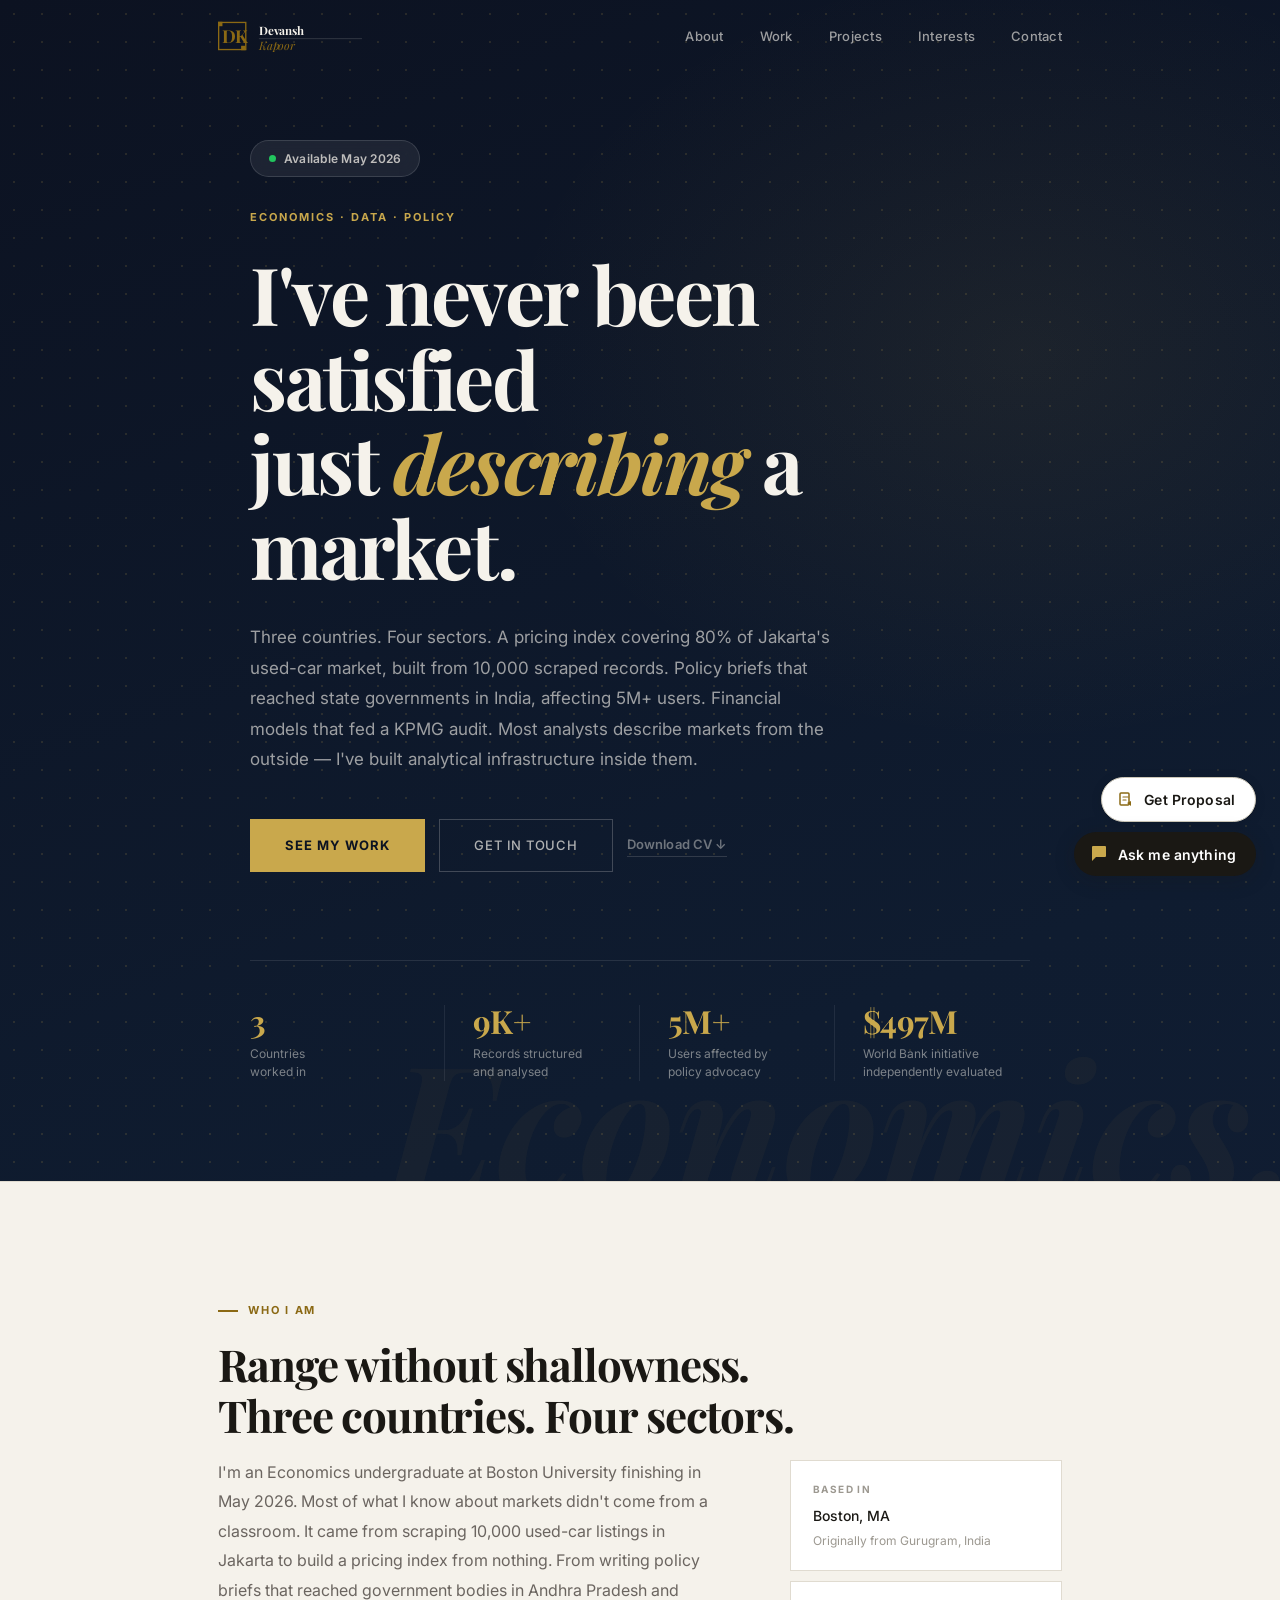
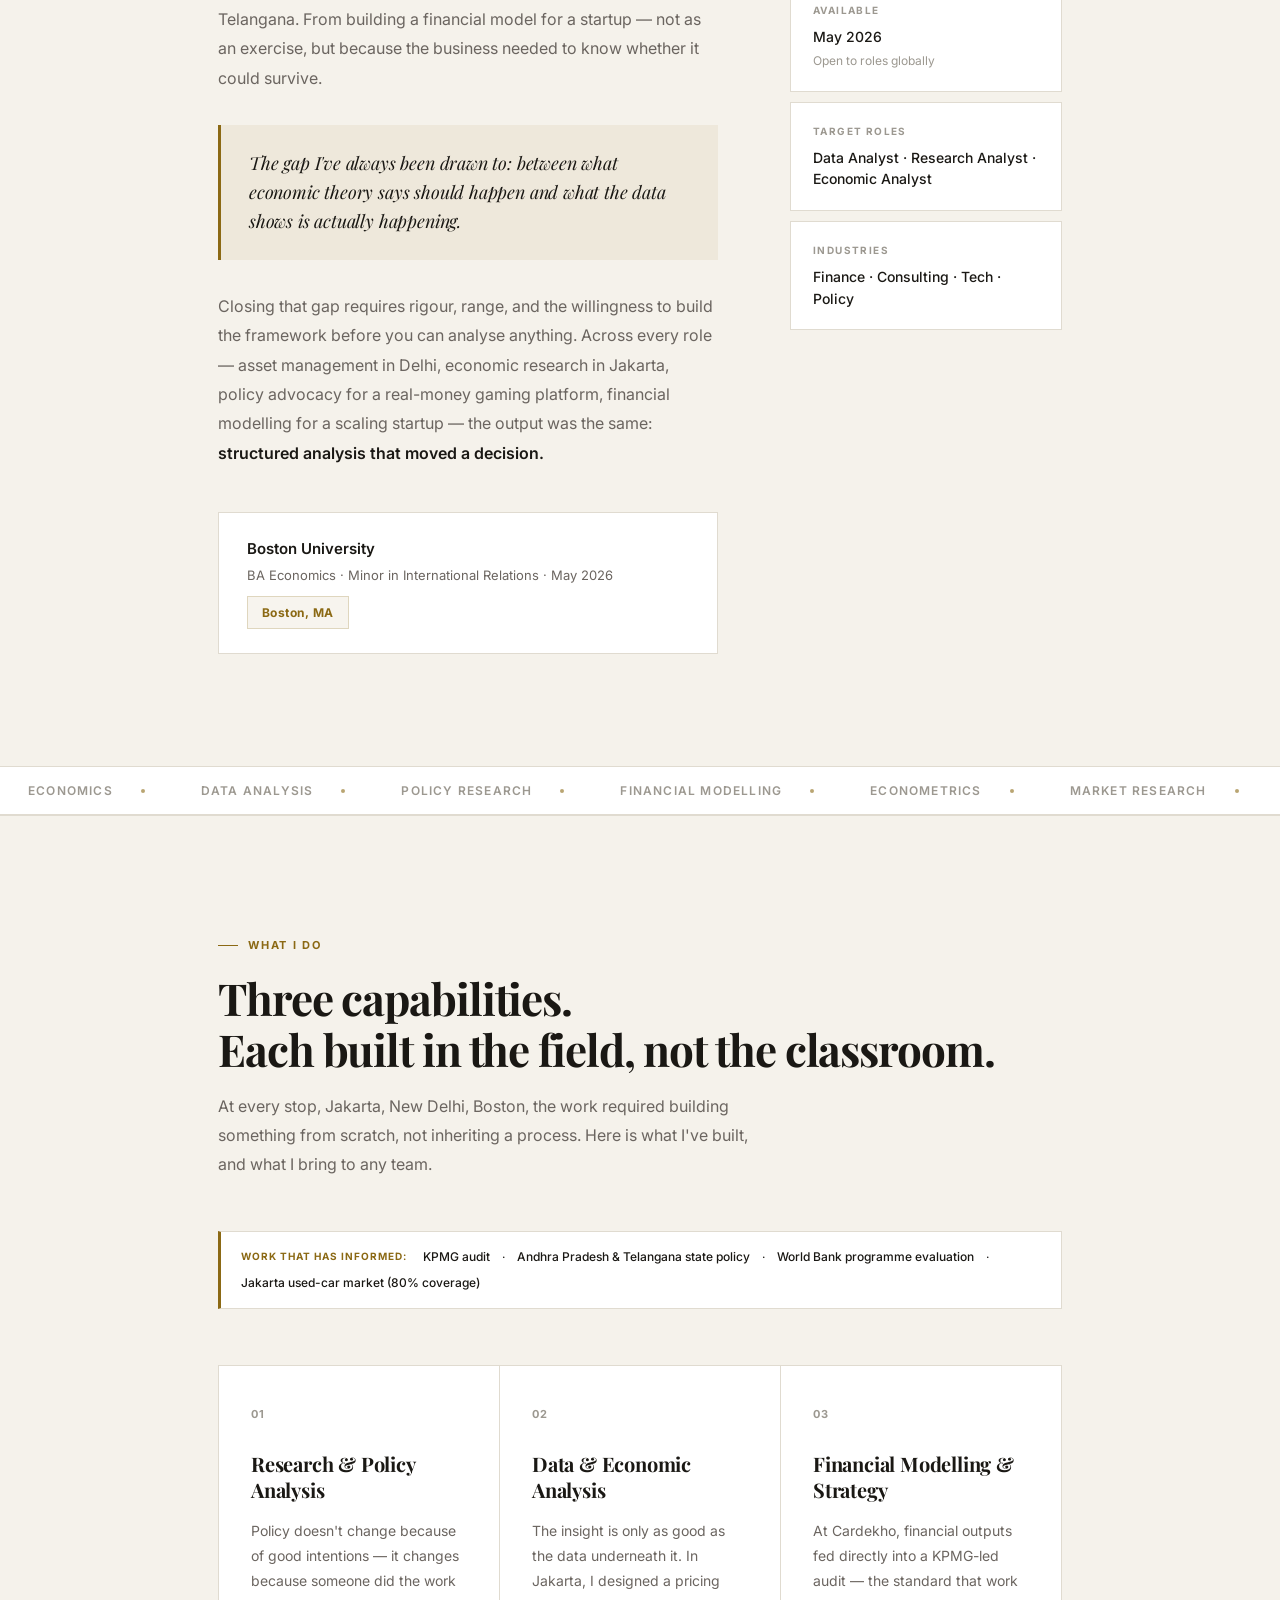
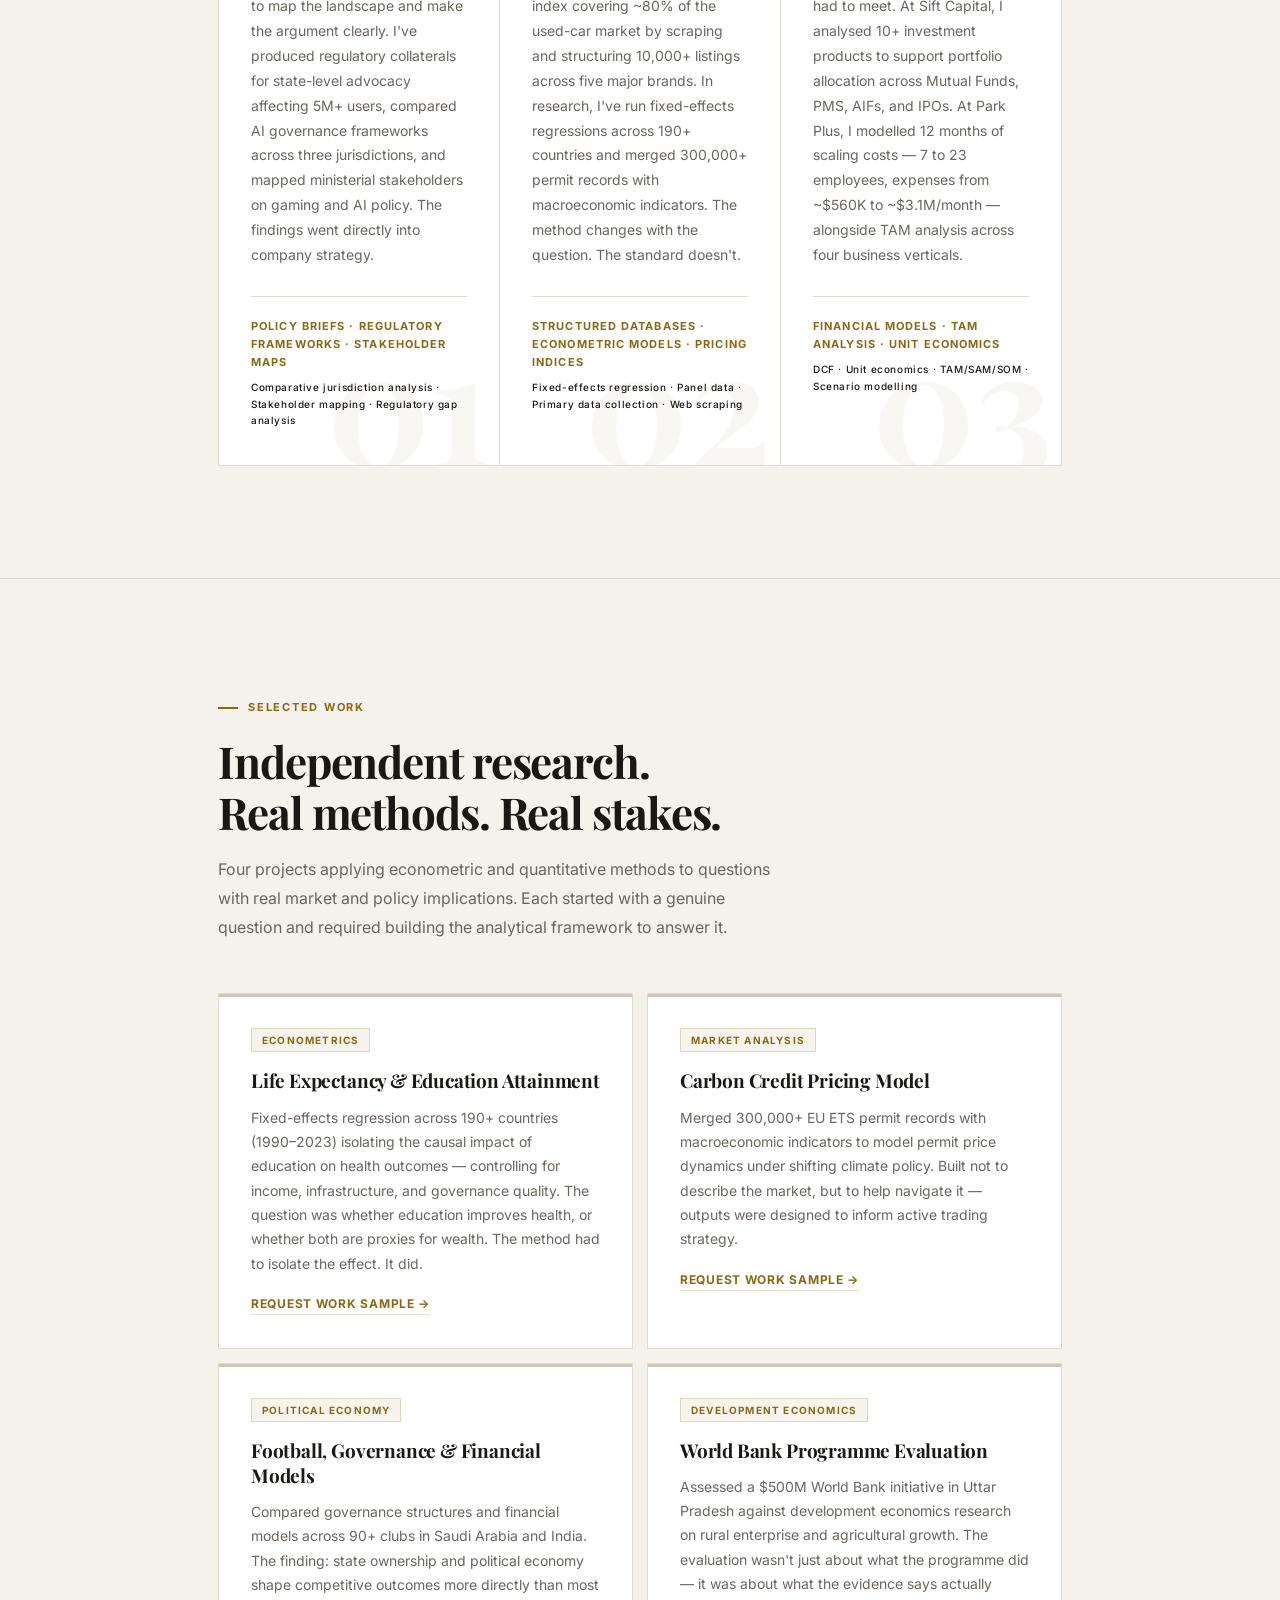
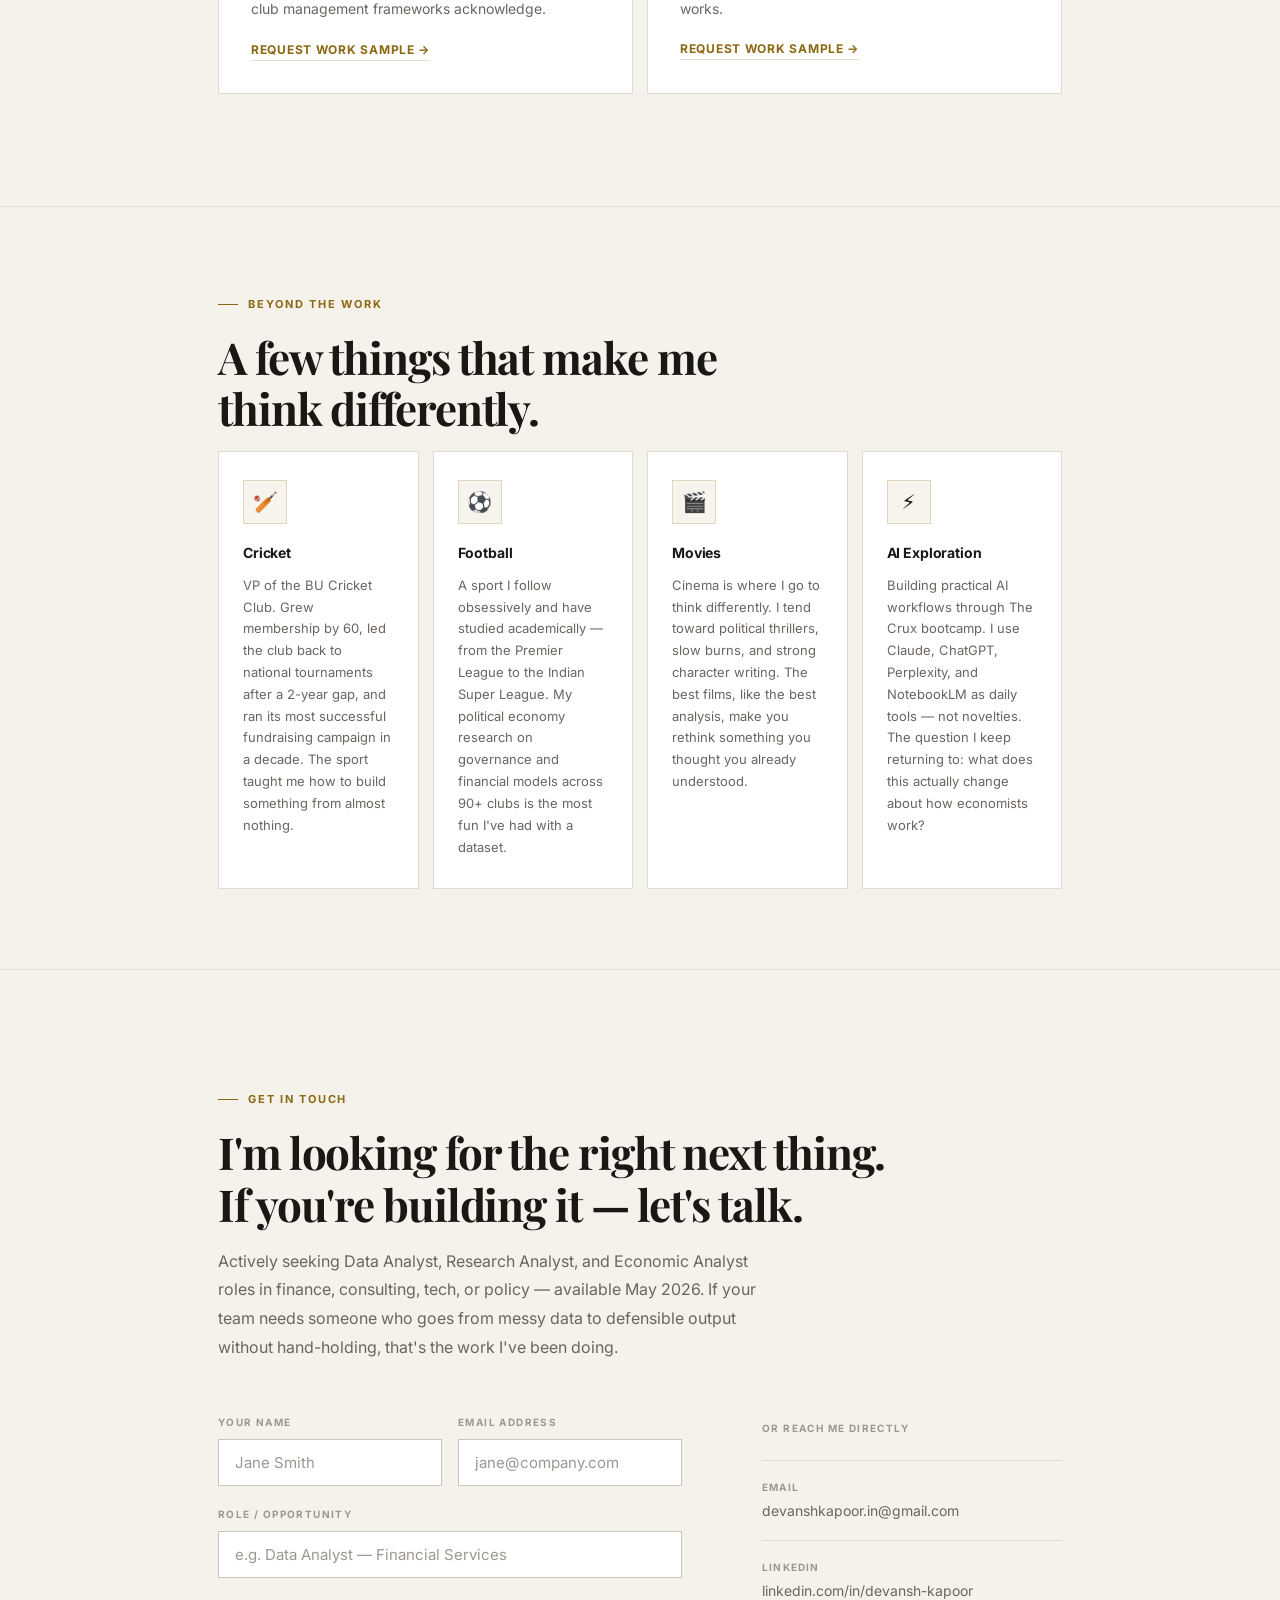
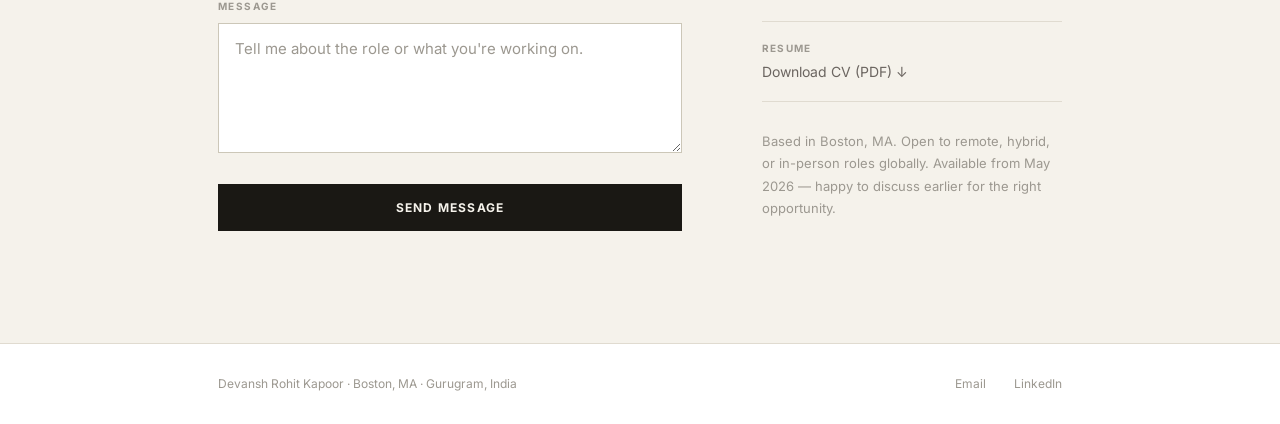
<file: index.html>
<!DOCTYPE html>
<html lang="en">
<head>
  <meta charset="UTF-8" />
  <meta name="viewport" content="width=device-width, initial-scale=1.0" />
  <meta name="description" content="Devansh Kapoor — Economics, Data &amp; Policy Analyst. BU Economics undergraduate with experience across India, Indonesia, and the US." />
  <title>Devansh Kapoor — Economics &amp; Data Analyst</title>
  <meta name="theme-color" content="#f5f2eb" />

  <link rel="preconnect" href="https://fonts.googleapis.com" />
  <link rel="preconnect" href="https://fonts.gstatic.com" crossorigin />
  <link href="https://fonts.googleapis.com/css2?family=Playfair+Display:ital,wght@0,400;0,600;0,700;1,400;1,600&family=Inter:wght@300;400;500;600;700&display=swap" rel="stylesheet" />
  <link rel="stylesheet" href="styles.css" />
</head>
<body>

  <!-- ── Nav ── -->
  <nav id="nav">
    <div class="nav-inner">
      <a href="#hero" class="nav-logo" aria-label="Devansh Kapoor — home">
        <svg xmlns="http://www.w3.org/2000/svg" viewBox="0 0 168 36" height="32" fill="none" aria-hidden="true">
          <!-- Square mark frame -->
          <rect x="0.75" y="2.75" width="30.5" height="30.5" stroke="#8b6914" stroke-width="1.5"/>
          <!-- Corner accent squares -->
          <rect x="0" y="2" width="5" height="5" fill="#8b6914"/>
          <rect x="26" y="29" width="5" height="5" fill="#8b6914"/>
          <!-- DK monogram -->
          <text x="4" y="26" font-family="'Playfair Display', Georgia, serif" font-size="20" font-weight="700" fill="#8b6914" letter-spacing="-1">DK</text>
          <!-- Wordmark: Devansh -->
          <text x="46" y="17" font-family="'Playfair Display', Georgia, serif" font-size="13" font-weight="700" fill="#1a1814" letter-spacing="-0.2">Devansh</text>
          <!-- Thin rule between names -->
          <line x1="46" y1="21" x2="162" y2="21" stroke="#e0dbd0" stroke-width="1"/>
          <!-- Wordmark: Kapoor italic gold -->
          <text x="46" y="34" font-family="'Playfair Display', Georgia, serif" font-size="13" font-weight="400" font-style="italic" fill="#8b6914" letter-spacing="-0.2">Kapoor</text>
        </svg>
      </a>
      <ul class="nav-links">
        <li><a href="#about">About</a></li>
        <li><a href="#services">Work</a></li>
        <li><a href="#projects">Projects</a></li>
        <li><a href="#interests">Interests</a></li>
        <li><a href="#contact">Contact</a></li>
      </ul>
      <button class="nav-hamburger" id="menu-btn" aria-label="Open menu" aria-expanded="false">
        <span></span><span></span><span></span>
      </button>
    </div>
  </nav>

  <!-- Mobile Menu -->
  <div class="nav-mobile" id="mobile-menu" role="dialog" aria-label="Navigation">
    <a href="#about">About</a>
    <a href="#services">Work</a>
    <a href="#projects">Projects</a>
    <a href="#interests">Interests</a>
    <a href="#contact">Contact</a>
  </div>

  <!-- ── Hero ── -->
  <section id="hero">
    <div class="wrap">
      <div class="hero-content">
        <div class="hero-badge fade-up">
          <span class="badge-dot"></span>
          Available May 2026
        </div>

        <span class="hero-tag fade-up">Economics · Data · Policy</span>

        <h1 class="hero-h1 fade-up">
          I've never been satisfied<br>
          just <em>describing</em> a market.
        </h1>

        <p class="hero-sub fade-up">
          Three countries. Four sectors. A pricing index covering 80% of Jakarta's used-car
          market, built from 10,000 scraped records. Policy briefs that reached state
          governments in India, affecting 5M+ users. Financial models that fed a KPMG audit.
          Most analysts describe markets from the outside — I've built analytical infrastructure
          inside them.
        </p>

        <div class="hero-ctas fade-up">
          <a href="#projects" class="btn-primary">See my work</a>
          <a href="#contact" class="btn-secondary">Get in touch</a>
          <!-- Drop Devansh_Kapoor_CV.pdf into my-site/ to activate this link -->
          <a href="./Devansh_Kapoor_CV.pdf" download class="btn-text">
            Download CV ↓
          </a>
        </div>

        <div class="hero-stats stagger">
          <div class="stat-item">
            <div class="stat-num" data-target="3" data-suffix="">3</div>
            <div class="stat-label">Countries<br>worked in</div>
          </div>
          <div class="stat-item">
            <div class="stat-num" data-target="10" data-suffix="K+">10K+</div>
            <div class="stat-label">Records structured<br>and analysed</div>
          </div>
          <div class="stat-item">
            <div class="stat-num" data-target="5" data-suffix="M+">5M+</div>
            <div class="stat-label">Users affected by<br>policy advocacy</div>
          </div>
          <div class="stat-item">
            <div class="stat-num" data-target="500" data-suffix="M" data-prefix="$">$500M</div>
            <div class="stat-label">World Bank initiative<br>independently evaluated</div>
          </div>
        </div>
      </div>
    </div>
  </section>

  <!-- ── About ── -->
  <section id="about">
    <div class="wrap">
      <p class="s-label fade-up">Who I Am</p>
      <h2 class="s-title fade-up">Range without shallowness.<br>Three countries. Four sectors.</h2>

      <div class="about-grid fade-up">
        <div class="about-body">
          <p>
            I'm an Economics undergraduate at Boston University finishing in May 2026.
            Most of what I know about markets didn't come from a classroom. It came from
            scraping 10,000 used-car listings in Jakarta to build a pricing index from
            nothing. From writing policy briefs that reached government bodies in Andhra
            Pradesh and Telangana. From building a financial model for a startup — not as
            an exercise, but because the business needed to know whether it could survive.
          </p>

          <div class="pull-quote">
            <p>The gap I've always been drawn to: between what economic theory says should happen
            and what the data shows is actually happening.</p>
          </div>

          <p>
            Closing that gap requires rigour, range, and the willingness to build the framework
            before you can analyse anything. Across every role — asset management in Delhi,
            economic research in Jakarta, policy advocacy for a real-money gaming platform,
            financial modelling for a scaling startup — the output was the same: <strong>structured
            analysis that moved a decision.</strong>
          </p>

          <div class="edu-strip">
            <div>
              <div class="edu-name">Boston University</div>
              <div class="edu-degree">BA Economics &middot; Minor in International Relations &middot; May 2026</div>
              <div class="edu-badge">Boston, MA</div>
            </div>
          </div>
        </div>

        <div class="about-sidebar">
          <div class="sidebar-block">
            <div class="sidebar-block-label">Based In</div>
            <div class="sidebar-block-value">Boston, MA</div>
            <div class="sidebar-block-sub">Originally from Gurugram, India</div>
          </div>
          <div class="sidebar-block">
            <div class="sidebar-block-label">Available</div>
            <div class="sidebar-block-value">May 2026</div>
            <div class="sidebar-block-sub">Open to roles globally</div>
          </div>
          <div class="sidebar-block">
            <div class="sidebar-block-label">Target Roles</div>
            <div class="sidebar-block-value">Data Analyst &middot; Research Analyst &middot; Economic Analyst</div>
          </div>
          <div class="sidebar-block">
            <div class="sidebar-block-label">Industries</div>
            <div class="sidebar-block-value">Finance &middot; Consulting &middot; Tech &middot; Policy</div>
          </div>
        </div>
      </div>
    </div>
  </section>

  <!-- ── Marquee — moved below About so hero → about flow is uninterrupted ── -->
  <div class="marquee-wrap">
    <div class="marquee-inner">
      <span class="marquee-item">Economics<span class="marquee-dot"></span></span>
      <span class="marquee-item">Data Analysis<span class="marquee-dot"></span></span>
      <span class="marquee-item">Policy Research<span class="marquee-dot"></span></span>
      <span class="marquee-item">Financial Modelling<span class="marquee-dot"></span></span>
      <span class="marquee-item">Econometrics<span class="marquee-dot"></span></span>
      <span class="marquee-item">Market Research<span class="marquee-dot"></span></span>
      <span class="marquee-item">Stakeholder Mapping<span class="marquee-dot"></span></span>
      <span class="marquee-item">Python &amp; SQL<span class="marquee-dot"></span></span>
      <span class="marquee-item">Stata &amp; Power BI<span class="marquee-dot"></span></span>
      <span class="marquee-item">Regression Analysis<span class="marquee-dot"></span></span>
      <span class="marquee-item">Economics<span class="marquee-dot"></span></span>
      <span class="marquee-item">Data Analysis<span class="marquee-dot"></span></span>
      <span class="marquee-item">Policy Research<span class="marquee-dot"></span></span>
      <span class="marquee-item">Financial Modelling<span class="marquee-dot"></span></span>
      <span class="marquee-item">Econometrics<span class="marquee-dot"></span></span>
      <span class="marquee-item">Market Research<span class="marquee-dot"></span></span>
      <span class="marquee-item">Stakeholder Mapping<span class="marquee-dot"></span></span>
      <span class="marquee-item">Python &amp; SQL<span class="marquee-dot"></span></span>
      <span class="marquee-item">Stata &amp; Power BI<span class="marquee-dot"></span></span>
      <span class="marquee-item">Regression Analysis<span class="marquee-dot"></span></span>
    </div>
  </div>

  <!-- ── Services ── -->
  <section id="services">
    <div class="wrap">
      <p class="s-label fade-up">What I Do</p>
      <h2 class="s-title fade-up">Three capabilities.<br>Each built in the field, not the classroom.</h2>
      <p class="s-intro fade-up">
        At every stop, Jakarta, New Delhi, Boston, the work required building something
        from scratch, not inheriting a process. Here is what I've built, and what I bring
        to any team.
      </p>

      <div class="credibility-strip fade-up">
        <span class="cred-label">Work that has informed:</span>
        <span class="cred-item">KPMG audit</span>
        <span class="cred-sep">·</span>
        <span class="cred-item">Andhra Pradesh &amp; Telangana state policy</span>
        <span class="cred-sep">·</span>
        <span class="cred-item">World Bank programme evaluation</span>
        <span class="cred-sep">·</span>
        <span class="cred-item">Jakarta used-car market (80% coverage)</span>
      </div>

      <div class="services-grid stagger">
        <div class="service-card" data-num="01">
          <div class="service-num">01</div>
          <h3 class="service-title">Research &amp; Policy Analysis</h3>
          <p class="service-body">
            Policy doesn't change because of good intentions — it changes because someone
            did the work to map the landscape and make the argument clearly. I've produced
            regulatory collaterals for state-level advocacy affecting 5M+ users, compared
            AI governance frameworks across three jurisdictions, and mapped ministerial
            stakeholders on gaming and AI policy. The findings went directly into company
            strategy.
          </p>
          <div class="service-output">Policy briefs &middot; Regulatory frameworks &middot; Stakeholder maps</div>
          <div class="service-method">Comparative jurisdiction analysis &middot; Stakeholder mapping &middot; Regulatory gap analysis</div>
        </div>

        <div class="service-card" data-num="02">
          <div class="service-num">02</div>
          <h3 class="service-title">Data &amp; Economic Analysis</h3>
          <p class="service-body">
            The insight is only as good as the data underneath it. In Jakarta, I designed
            a pricing index covering ~80% of the used-car market by scraping and structuring
            10,000+ listings across five major brands. In research, I've run fixed-effects
            regressions across 190+ countries and merged 300,000+ permit records with
            macroeconomic indicators. The method changes with the question. The standard
            doesn't.
          </p>
          <div class="service-output">Structured databases &middot; Econometric models &middot; Pricing indices</div>
          <div class="service-method">Fixed-effects regression &middot; Panel data &middot; Primary data collection &middot; Web scraping</div>
        </div>

        <div class="service-card" data-num="03">
          <div class="service-num">03</div>
          <h3 class="service-title">Financial Modelling &amp; Strategy</h3>
          <p class="service-body">
            At Cardekho, financial outputs fed directly into a KPMG-led audit — the standard
            that work had to meet. At Sift Capital, I analysed 10+ investment products to
            support portfolio allocation across Mutual Funds, PMS, AIFs, and IPOs. At Park
            Plus, I modelled 12 months of scaling costs — 7 to 23 employees, expenses from
            ~$560K to ~$3.1M/month — alongside TAM analysis across four business verticals.
          </p>
          <div class="service-output">Financial models &middot; TAM analysis &middot; Unit economics</div>
          <div class="service-method">DCF &middot; Unit economics &middot; TAM/SAM/SOM &middot; Scenario modelling</div>
        </div>
      </div>
    </div>
  </section>

  <!-- ── Projects ── -->
  <section id="projects">
    <div class="wrap">
      <p class="s-label fade-up">Selected Work</p>
      <h2 class="s-title fade-up">Independent research.<br>Real methods. Real stakes.</h2>
      <p class="s-intro fade-up">
        Four projects applying econometric and quantitative methods to questions with real
        market and policy implications. Each started with a genuine question and required
        building the analytical framework to answer it.
      </p>

      <div class="projects-grid stagger">
        <div class="project-card">
          <span class="project-tag">Econometrics</span>
          <h3 class="project-title">Life Expectancy &amp; Education Attainment</h3>
          <p class="project-desc">
            Fixed-effects regression across 190+ countries (1990–2023) isolating the causal
            impact of education on health outcomes — controlling for income, infrastructure,
            and governance quality. The question was whether education improves health, or
            whether both are proxies for wealth. The method had to isolate the effect. It did.
          </p>
          <a href="#contact" class="project-link">Request work sample →</a>
        </div>

        <div class="project-card">
          <span class="project-tag">Market Analysis</span>
          <h3 class="project-title">Carbon Credit Pricing Model</h3>
          <p class="project-desc">
            Merged 300,000+ EU ETS permit records with macroeconomic indicators to model
            permit price dynamics under shifting climate policy. Built not to describe the
            market, but to help navigate it — outputs were designed to inform active trading
            strategy.
          </p>
          <a href="#contact" class="project-link">Request work sample →</a>
        </div>

        <div class="project-card">
          <span class="project-tag">Political Economy</span>
          <h3 class="project-title">Football, Governance &amp; Financial Models</h3>
          <p class="project-desc">
            Compared governance structures and financial models across 90+ clubs in Saudi
            Arabia and India. The finding: state ownership and political economy shape
            competitive outcomes more directly than most club management frameworks
            acknowledge.
          </p>
          <a href="#contact" class="project-link">Request work sample →</a>
        </div>

        <div class="project-card">
          <span class="project-tag">Development Economics</span>
          <h3 class="project-title">World Bank Programme Evaluation</h3>
          <p class="project-desc">
            Assessed a $500M World Bank initiative in Uttar Pradesh against development
            economics research on rural enterprise and agricultural growth. The evaluation
            wasn't just about what the programme did — it was about what the evidence says
            actually works.
          </p>
          <a href="#contact" class="project-link">Request work sample →</a>
        </div>
      </div>
    </div>
  </section>

  <!-- ── Interests ── -->
  <section id="interests">
    <div class="wrap">
      <p class="s-label fade-up">Beyond the Work</p>
      <h2 class="s-title fade-up">A few things that make me<br>think differently.</h2>

      <div class="interests-grid stagger">
        <div class="interest-card">
          <div class="interest-icon-wrap">🏏</div>
          <div class="interest-title">Cricket</div>
          <p class="interest-body">
            VP of the BU Cricket Club. Grew membership by 60, led the club back to national
            tournaments after a 2-year gap, and ran its most successful fundraising campaign
            in a decade. The sport taught me how to build something from almost nothing.
          </p>
        </div>

        <div class="interest-card">
          <div class="interest-icon-wrap">⚽</div>
          <div class="interest-title">Football</div>
          <p class="interest-body">
            A sport I follow obsessively and have studied academically — from the Premier
            League to the Indian Super League. My political economy research on governance
            and financial models across 90+ clubs is the most fun I've had with a dataset.
          </p>
        </div>

        <div class="interest-card">
          <div class="interest-icon-wrap">🎬</div>
          <div class="interest-title">Movies</div>
          <p class="interest-body">
            Cinema is where I go to think differently. I tend toward political thrillers,
            slow burns, and strong character writing. The best films, like the best analysis,
            make you rethink something you thought you already understood.
          </p>
        </div>

        <div class="interest-card">
          <div class="interest-icon-wrap">⚡</div>
          <div class="interest-title">AI Exploration</div>
          <p class="interest-body">
            Building practical AI workflows through The Crux bootcamp. I use Claude,
            ChatGPT, Perplexity, and NotebookLM as daily tools — not novelties. The
            question I keep returning to: what does this actually change about how
            economists work?
          </p>
        </div>
      </div>
    </div>
  </section>

  <!-- ── Contact ── -->
  <section id="contact">
    <div class="wrap">
      <p class="s-label fade-up">Get In Touch</p>
      <h2 class="s-title fade-up">I'm looking for the right next thing.<br>If you're building it — let's talk.</h2>
      <p class="s-intro fade-up">
        Actively seeking Data Analyst, Research Analyst, and Economic Analyst roles in
        finance, consulting, tech, or policy — available May 2026. If your team needs
        someone who goes from messy data to defensible output without hand-holding,
        that's the work I've been doing.
      </p>

      <div class="contact-grid fade-up">
        <form id="contact-form" novalidate>
          <div class="form-row">
            <div class="form-group">
              <label class="form-label" for="name">Your Name</label>
              <input class="form-input" type="text" id="name" name="name" placeholder="Jane Smith" required />
            </div>
            <div class="form-group">
              <label class="form-label" for="email">Email Address</label>
              <input class="form-input" type="email" id="email" name="email" placeholder="jane@company.com" required />
            </div>
          </div>
          <div class="form-group">
            <label class="form-label" for="role">Role / Opportunity</label>
            <input class="form-input" type="text" id="role" name="role" placeholder="e.g. Data Analyst — Financial Services" />
          </div>
          <div class="form-group">
            <label class="form-label" for="message">Message</label>
            <textarea class="form-textarea" id="message" name="message" placeholder="Tell me about the role or what you're working on." required></textarea>
          </div>
          <button type="submit" class="form-submit" id="submit-btn">Send Message</button>
          <div class="form-error" id="form-error">Please fill in all required fields.</div>
          <div class="form-success" id="form-success">
            <p>Message received. I'll be in touch shortly.</p>
          </div>
        </form>

        <div class="contact-aside">
          <p class="contact-aside-label">Or reach me directly</p>
          <a href="mailto:devanshkapoor.in@gmail.com" class="contact-link">
            <div class="contact-link-label">Email</div>
            <div class="contact-link-val">devanshkapoor.in@gmail.com</div>
          </a>
          <a href="https://linkedin.com/in/devansh-kapoor-2b444b213" target="_blank" rel="noopener noreferrer" class="contact-link">
            <div class="contact-link-label">LinkedIn</div>
            <div class="contact-link-val">linkedin.com/in/devansh-kapoor</div>
          </a>
          <!-- Drop Devansh_Kapoor_CV.pdf into my-site/ to activate -->
          <a href="./Devansh_Kapoor_CV.pdf" download class="contact-link">
            <div class="contact-link-label">Resume</div>
            <div class="contact-link-val">Download CV (PDF) ↓</div>
          </a>
          <p class="contact-note">
            Based in Boston, MA. Open to remote, hybrid, or in-person roles globally.
            Available from May 2026 — happy to discuss earlier for the right opportunity.
          </p>
        </div>
      </div>
    </div>
  </section>

  <!-- ── Widgets ── -->
  <div id="widgets-root">

    <!-- Q&A Chat Window -->
    <div id="chat-window" class="cw-window" aria-live="polite" aria-label="Chat with Devansh's assistant">
      <div class="cw-header">
        <div class="cw-avatar">DK</div>
        <div class="cw-header-info">
          <div class="cw-header-name">Devansh's Assistant</div>
          <div class="cw-header-sub">Ask me anything</div>
        </div>
        <button class="cw-close-btn" id="chat-close" aria-label="Close chat">&times;</button>
      </div>
      <div id="chat-messages" class="cw-messages"></div>
      <div class="cw-input-row">
        <input id="chat-input" class="cw-input" type="text" placeholder="Ask about my work..." autocomplete="off" maxlength="500" aria-label="Message"/>
        <button id="chat-send" class="cw-send" aria-label="Send">
          <svg width="16" height="16" viewBox="0 0 16 16" fill="none" aria-hidden="true">
            <path d="M13.5 8L2.5 2.5l2 5.5-2 5.5L13.5 8z" fill="currentColor"/>
          </svg>
        </button>
      </div>
    </div>

    <!-- Proposal Intake Window -->
    <div id="prop-window" class="cw-window" aria-live="polite" aria-label="Get a proposal">
      <div class="cw-header cw-header--proposal">
        <div class="cw-avatar cw-avatar--proposal">
          <svg width="16" height="16" viewBox="0 0 16 16" fill="none" aria-hidden="true">
            <rect x="2" y="1" width="9" height="12" rx="1" stroke="currentColor" stroke-width="1.5"/>
            <path d="M5 5h5M5 8h3" stroke="currentColor" stroke-width="1.2" stroke-linecap="round"/>
            <path d="M9 11l4 3V9l-4 2z" fill="currentColor"/>
          </svg>
        </div>
        <div class="cw-header-info">
          <div class="cw-header-name">Get a Proposal</div>
          <div class="cw-header-sub">6 quick questions</div>
        </div>
        <button class="cw-close-btn" id="prop-close" aria-label="Close proposal">&times;</button>
      </div>
      <div class="cw-progress-strip">
        <div class="cw-progress-track">
          <div class="cw-progress-fill" id="prop-progress-fill"></div>
        </div>
        <span class="cw-progress-label" id="prop-progress-label">Step 1 of 6</span>
      </div>
      <div id="prop-messages" class="cw-messages"></div>
      <div class="cw-input-row">
        <input id="prop-input" class="cw-input" type="text" placeholder="Your answer..." autocomplete="off" maxlength="500" aria-label="Answer"/>
        <button id="prop-send" class="cw-send" aria-label="Send">
          <svg width="16" height="16" viewBox="0 0 16 16" fill="none" aria-hidden="true">
            <path d="M13.5 8L2.5 2.5l2 5.5-2 5.5L13.5 8z" fill="currentColor"/>
          </svg>
        </button>
      </div>
    </div>

    <!-- Launcher stack -->
    <div id="launcher-stack">
      <button id="prop-toggle" class="cw-toggle cw-toggle--secondary" aria-label="Get a proposal" aria-expanded="false">
        <span class="cw-toggle-icon">
          <svg width="16" height="16" viewBox="0 0 16 16" fill="none" aria-hidden="true">
            <rect x="2" y="1" width="9" height="12" rx="1" stroke="currentColor" stroke-width="1.5"/>
            <path d="M5 5h5M5 8h3" stroke="currentColor" stroke-width="1.2" stroke-linecap="round"/>
            <path d="M9 11l4 3V9l-4 2z" fill="currentColor"/>
          </svg>
        </span>
        <span class="cw-toggle-label">Get Proposal</span>
      </button>
      <button id="chat-toggle" class="cw-toggle" aria-label="Open chat assistant" aria-expanded="false">
        <span class="cw-toggle-icon">
          <svg width="18" height="18" viewBox="0 0 18 18" fill="none" aria-hidden="true">
            <path d="M2 2a1 1 0 011-1h12a1 1 0 011 1v9a1 1 0 01-1 1H6l-4 4V2z" fill="currentColor"/>
          </svg>
        </span>
        <span class="cw-toggle-label">Ask me anything</span>
      </button>
    </div>

  </div>

  <!-- ── Footer ── -->
  <footer>
    <div class="footer-inner">
      <span class="footer-copy">Devansh Rohit Kapoor &middot; Boston, MA &middot; Gurugram, India</span>
      <div class="footer-links">
        <a href="mailto:devanshkapoor.in@gmail.com">Email</a>
        <a href="https://linkedin.com/in/devansh-kapoor-2b444b213" target="_blank" rel="noopener noreferrer">LinkedIn</a>
      </div>
    </div>
  </footer>

  <script>
    // ── Nav scroll ──────────────────────────────────────────────────────────
    const nav = document.getElementById('nav');
    let ticking = false;
    window.addEventListener('scroll', () => {
      if (!ticking) {
        requestAnimationFrame(() => {
          nav.classList.toggle('scrolled', window.scrollY > 56);
          ticking = false;
        });
        ticking = true;
      }
    }, { passive: true });

    // ── Mobile menu ─────────────────────────────────────────────────────────
    const menuBtn    = document.getElementById('menu-btn');
    const mobileMenu = document.getElementById('mobile-menu');

    function toggleMenu(force) {
      const open = force !== undefined ? force : !mobileMenu.classList.contains('open');
      mobileMenu.classList.toggle('open', open);
      menuBtn.classList.toggle('open', open);
      menuBtn.setAttribute('aria-expanded', String(open));
      document.body.style.overflow = open ? 'hidden' : '';
    }

    menuBtn.addEventListener('click', () => toggleMenu());
    mobileMenu.querySelectorAll('a').forEach(l => l.addEventListener('click', () => toggleMenu(false)));
    document.addEventListener('keydown', e => { if (e.key === 'Escape') toggleMenu(false); });

    // ── Scroll animations ───────────────────────────────────────────────────
    const observer = new IntersectionObserver((entries) => {
      entries.forEach(entry => {
        if (entry.isIntersecting) {
          entry.target.classList.add('visible');
          observer.unobserve(entry.target);
        }
      });
    }, { threshold: 0.07, rootMargin: '0px 0px -48px 0px' });

    document.querySelectorAll('.fade-up, .stagger').forEach(el => observer.observe(el));

    // ── Animated stat counters (P1-1: skip animation for single-digit targets) ──
    function easeOutCubic(t) { return 1 - Math.pow(1 - t, 3); }

    function animateCounter(el) {
      const target   = parseInt(el.dataset.target, 10);
      const suffix   = el.dataset.suffix || '';
      const prefix   = el.dataset.prefix || '';

      // Don't animate single-digit numbers — it looks broken
      if (target <= 9) {
        el.textContent = prefix + target + suffix;
        return;
      }

      const duration = 1600;
      let start = null;

      function step(ts) {
        if (!start) start = ts;
        const progress = Math.min((ts - start) / duration, 1);
        const value    = Math.floor(easeOutCubic(progress) * target);
        el.textContent = prefix + value + suffix;
        if (progress < 1) requestAnimationFrame(step);
        else el.textContent = prefix + target + suffix;
      }

      requestAnimationFrame(step);
    }

    const statsObserver = new IntersectionObserver((entries) => {
      entries.forEach(entry => {
        if (entry.isIntersecting) {
          entry.target.querySelectorAll('.stat-num[data-target]').forEach(animateCounter);
          statsObserver.unobserve(entry.target);
        }
      });
    }, { threshold: 0.5 });

    const statsEl = document.querySelector('.hero-stats');
    if (statsEl) statsObserver.observe(statsEl);

    // ── Contact form (P0-1: real Formspree submit | P0-3: visible validation) ──
    // SETUP: Create a free account at formspree.io, make a form, paste your
    // form ID below to replace YOUR_FORM_ID. Takes ~5 minutes.
    const FORMSPREE_ID = 'YOUR_FORM_ID';

    const form       = document.getElementById('contact-form');
    const submitBtn  = document.getElementById('submit-btn');
    const successMsg = document.getElementById('form-success');
    const errorMsg   = document.getElementById('form-error');

    function markError(el) { el.classList.add('error'); }
    function clearErrors() {
      form.querySelectorAll('.error').forEach(el => el.classList.remove('error'));
      errorMsg.style.display = 'none';
    }

    // Clear error state on input
    form.querySelectorAll('.form-input, .form-textarea').forEach(el => {
      el.addEventListener('input', () => el.classList.remove('error'));
    });

    form.addEventListener('submit', async (e) => {
      e.preventDefault();
      clearErrors();

      const nameEl    = form.querySelector('#name');
      const emailEl   = form.querySelector('#email');
      const messageEl = form.querySelector('#message');

      // P0-3: Visible validation — mark every empty required field
      let hasErrors = false;
      if (!nameEl.value.trim())    { markError(nameEl);    hasErrors = true; }
      if (!emailEl.value.trim())   { markError(emailEl);   hasErrors = true; }
      if (!messageEl.value.trim()) { markError(messageEl); hasErrors = true; }

      if (hasErrors) {
        errorMsg.style.display = 'block';
        submitBtn.classList.add('shake');
        setTimeout(() => submitBtn.classList.remove('shake'), 450);
        return;
      }

      submitBtn.textContent = 'Sending\u2026';
      submitBtn.disabled = true;

      // P0-1: Real Formspree submission
      try {
        const res = await fetch(`https://formspree.io/f/${FORMSPREE_ID}`, {
          method:  'POST',
          headers: { 'Accept': 'application/json' },
          body:    new FormData(form)
        });

        if (res.ok) {
          submitBtn.textContent = 'Message Sent';
          successMsg.style.display = 'block';
          form.reset();
          successMsg.scrollIntoView({ behavior: 'smooth', block: 'nearest' });
        } else {
          throw new Error('Server error');
        }
      } catch {
        submitBtn.textContent = 'Send Message';
        submitBtn.disabled = false;
        errorMsg.textContent = 'Something went wrong. Email directly: devanshkapoor.in@gmail.com';
        errorMsg.style.display = 'block';
      }
    });

    // ── Shared widget helpers ─────────────────────────────────────────────────
    const launcherStack = document.getElementById('launcher-stack');

    function showLaunchers() { launcherStack.classList.remove('hidden'); }
    function hideLaunchers() { launcherStack.classList.add('hidden'); }

    function makeTypingEl(id) {
      const el = document.createElement('div');
      el.className = 'cw-msg cw-msg--assistant cw-typing';
      el.id = id;
      el.innerHTML = '<span></span><span></span><span></span>';
      return el;
    }

    // ── Q&A Chat Widget ───────────────────────────────────────────────────────
    (function () {
      const chatWindow = document.getElementById('chat-window');
      const toggleBtn  = document.getElementById('chat-toggle');
      const closeBtn   = document.getElementById('chat-close');
      const messagesEl = document.getElementById('chat-messages');
      const inputEl    = document.getElementById('chat-input');
      const sendBtn    = document.getElementById('chat-send');

      let isOpen    = false;
      let isWaiting = false;
      let history   = [];

      const WELCOME = "Hi — I'm Devansh's assistant. Ask me about his work, projects, background, or what he's looking for and I'll give you a straight answer.";

      function openChat() {
        if (isOpen) return;
        isOpen = true;
        hideLaunchers();
        chatWindow.classList.add('open');
        toggleBtn.setAttribute('aria-expanded', 'true');
        if (messagesEl.children.length === 0) appendMsg('assistant', WELCOME);
        setTimeout(() => inputEl.focus(), 280);
      }

      function closeChat() {
        if (!isOpen) return;
        isOpen = false;
        chatWindow.classList.remove('open');
        toggleBtn.setAttribute('aria-expanded', 'false');
        showLaunchers();
      }

      toggleBtn.addEventListener('click', () => isOpen ? closeChat() : openChat());
      closeBtn.addEventListener('click', closeChat);
      document.addEventListener('keydown', (e) => { if (e.key === 'Escape' && isOpen) closeChat(); });

      function appendMsg(role, text) {
        const b = document.createElement('div');
        b.className = `cw-msg cw-msg--${role}`;
        b.textContent = text;
        messagesEl.appendChild(b);
        messagesEl.scrollTop = messagesEl.scrollHeight;
      }

      function lockInput()   { isWaiting = true;  inputEl.disabled = sendBtn.disabled = true; }
      function unlockInput() { isWaiting = false; inputEl.disabled = sendBtn.disabled = false; inputEl.focus(); }

      async function sendMessage() {
        const text = inputEl.value.trim();
        if (!text || isWaiting) return;
        inputEl.value = '';
        lockInput();
        appendMsg('user', text);
        history.push({ role: 'user', content: text });

        const typingEl = makeTypingEl('cw-typing-qa');
        messagesEl.appendChild(typingEl);
        messagesEl.scrollTop = messagesEl.scrollHeight;

        try {
          const res  = await fetch('/api/chat', { method: 'POST', headers: { 'Content-Type': 'application/json' }, body: JSON.stringify({ messages: history }) });
          typingEl.remove();
          if (!res.ok) throw new Error(`HTTP ${res.status}`);
          const data = await res.json();
          if (!data.reply) throw new Error('Empty reply');
          appendMsg('assistant', data.reply);
          history.push({ role: 'assistant', content: data.reply });
        } catch (err) {
          typingEl.remove();
          appendMsg('assistant', "Something went wrong — reach out directly at devanshkapoor.in@gmail.com.");
          console.error('Chat error:', err);
        } finally {
          unlockInput();
        }
      }

      sendBtn.addEventListener('click', sendMessage);
      inputEl.addEventListener('keydown', (e) => { if (e.key === 'Enter' && !e.shiftKey) { e.preventDefault(); sendMessage(); } });
    })();

    // ── Proposal Intake Widget ────────────────────────────────────────────────
    (function () {
      const propWindow     = document.getElementById('prop-window');
      const toggleBtn      = document.getElementById('prop-toggle');
      const closeBtn       = document.getElementById('prop-close');
      const messagesEl     = document.getElementById('prop-messages');
      const inputEl        = document.getElementById('prop-input');
      const sendBtn        = document.getElementById('prop-send');
      const progressFill   = document.getElementById('prop-progress-fill');
      const progressLabel  = document.getElementById('prop-progress-label');

      let isOpen    = false;
      let isWaiting = false;
      let started   = false;
      let history   = [];
      let complete  = false;

      function updateProgress(step) {
        const pct = Math.round((step / 6) * 100);
        progressFill.style.width = pct + '%';
        progressLabel.textContent = 'Step ' + step + ' of 6';
      }

      function openProp() {
        if (isOpen) return;
        isOpen = true;
        hideLaunchers();
        propWindow.classList.add('open');
        toggleBtn.setAttribute('aria-expanded', 'true');
        if (!started) { started = true; startIntake(); }
        else if (!complete) setTimeout(() => inputEl.focus(), 280);
      }

      function closeProp() {
        if (!isOpen) return;
        isOpen = false;
        propWindow.classList.remove('open');
        toggleBtn.setAttribute('aria-expanded', 'false');
        showLaunchers();
      }

      toggleBtn.addEventListener('click', () => isOpen ? closeProp() : openProp());
      closeBtn.addEventListener('click', closeProp);
      document.addEventListener('keydown', (e) => { if (e.key === 'Escape' && isOpen) closeProp(); });

      function appendMsg(role, text) {
        const b = document.createElement('div');
        b.className = `cw-msg cw-msg--${role}`;
        b.textContent = text;
        messagesEl.appendChild(b);
        messagesEl.scrollTop = messagesEl.scrollHeight;
        return b;
      }

      function lockInput()   { isWaiting = true;  inputEl.disabled = sendBtn.disabled = true; }
      function unlockInput() { isWaiting = false; inputEl.disabled = sendBtn.disabled = false; inputEl.focus(); }
      function freezeInput() { inputEl.disabled = sendBtn.disabled = true; inputEl.placeholder = 'Proposal request sent.'; }

      async function callAPI() {
        const res = await fetch('/api/chat', {
          method: 'POST',
          headers: { 'Content-Type': 'application/json' },
          body: JSON.stringify({ messages: history })
        });
        if (!res.ok) throw new Error(`HTTP ${res.status}`);
        return res.json();
      }

      async function startIntake() {
        lockInput();
        const triggerMsg = "I'd like to get a proposal.";
        history.push({ role: 'user', content: triggerMsg });

        const typingEl = makeTypingEl('cw-typing-prop');
        messagesEl.appendChild(typingEl);
        messagesEl.scrollTop = messagesEl.scrollHeight;

        try {
          const data = await callAPI();
          typingEl.remove();
          appendMsg('assistant', data.reply);
          history.push({ role: 'assistant', content: data.reply });
          if (data.intake_step) updateProgress(data.intake_step);
        } catch (err) {
          typingEl.remove();
          appendMsg('assistant', "Something went wrong — email devanshkapoor.in@gmail.com directly.");
          console.error('Proposal start error:', err);
        }
        unlockInput();
      }

      async function sendAnswer() {
        const text = inputEl.value.trim();
        if (!text || isWaiting || complete) return;
        inputEl.value = '';
        lockInput();
        appendMsg('user', text);
        history.push({ role: 'user', content: text });

        const typingEl = makeTypingEl('cw-typing-prop');
        messagesEl.appendChild(typingEl);
        messagesEl.scrollTop = messagesEl.scrollHeight;

        try {
          const data = await callAPI();
          typingEl.remove();
          appendMsg('assistant', data.reply);
          history.push({ role: 'assistant', content: data.reply });

          if (data.intake_step) updateProgress(data.intake_step);

          if (data.intake_complete) {
            complete = true;
            progressFill.style.width = '100%';
            progressLabel.textContent = 'Complete';
            freezeInput();
            fetch('/api/generate-proposal', {
              method: 'POST',
              headers: { 'Content-Type': 'application/json' },
              body: JSON.stringify({ intake_data: data.intake_data, conversation: history })
            }).catch(err => console.error('generate-proposal error:', err));
            return;
          }
        } catch (err) {
          typingEl.remove();
          appendMsg('assistant', "Something went wrong — email devanshkapoor.in@gmail.com directly.");
          console.error('Proposal send error:', err);
        }
        unlockInput();
      }

      sendBtn.addEventListener('click', sendAnswer);
      inputEl.addEventListener('keydown', (e) => { if (e.key === 'Enter' && !e.shiftKey) { e.preventDefault(); sendAnswer(); } });
    })();

  </script>

</body>
</html>
</file>
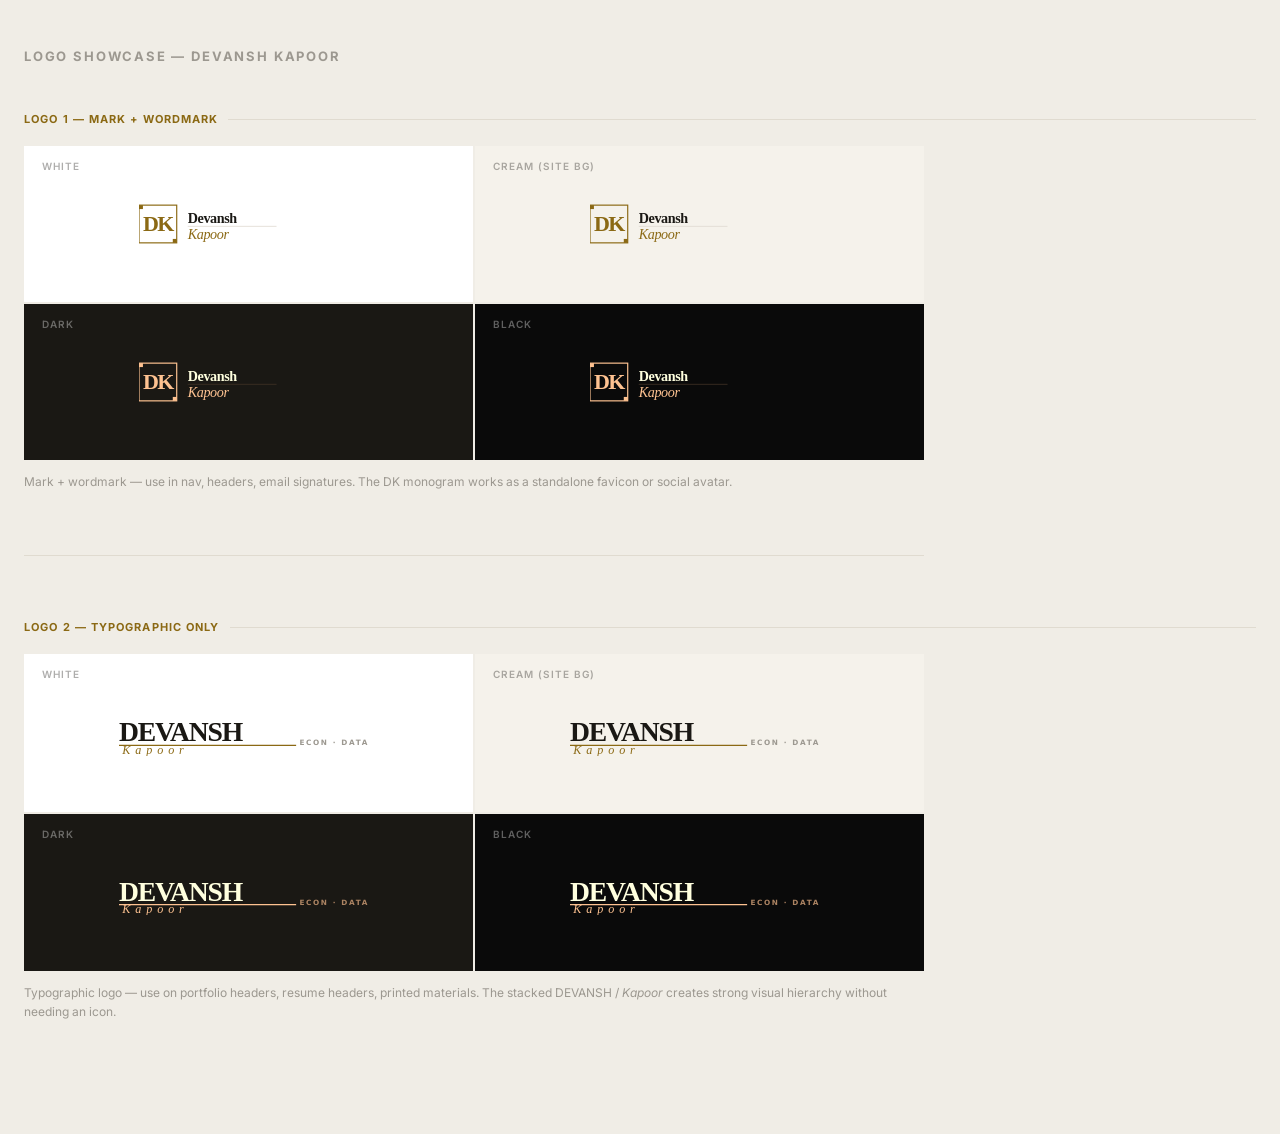
<file: logos-showcase.html>
<!DOCTYPE html>
<html lang="en">
<head>
  <meta charset="UTF-8" />
  <meta name="viewport" content="width=device-width, initial-scale=1.0" />
  <title>Logo Showcase — Devansh Kapoor</title>
  <link rel="preconnect" href="https://fonts.googleapis.com" />
  <link rel="preconnect" href="https://fonts.gstatic.com" crossorigin />
  <link href="https://fonts.googleapis.com/css2?family=Inter:wght@400;500;600;700&display=swap" rel="stylesheet" />
  <style>
    *, *::before, *::after { box-sizing: border-box; margin: 0; padding: 0; }

    body {
      font-family: 'Inter', system-ui, sans-serif;
      background: #f0ede6;
      color: #1a1814;
      -webkit-font-smoothing: antialiased;
      padding: 48px 24px;
      min-height: 100vh;
    }

    h1 {
      font-size: 13px;
      font-weight: 700;
      letter-spacing: 0.14em;
      text-transform: uppercase;
      color: #9c9890;
      margin-bottom: 48px;
    }

    .logo-section {
      margin-bottom: 64px;
    }

    .logo-label {
      font-size: 11px;
      font-weight: 700;
      letter-spacing: 0.1em;
      text-transform: uppercase;
      color: #8b6914;
      margin-bottom: 20px;
      display: flex;
      align-items: center;
      gap: 10px;
    }

    .logo-label::after {
      content: '';
      flex: 1;
      height: 1px;
      background: #e0dbd0;
    }

    .logo-grid {
      display: grid;
      grid-template-columns: 1fr 1fr;
      gap: 2px;
      max-width: 900px;
    }

    .logo-panel {
      display: flex;
      align-items: center;
      justify-content: center;
      padding: 56px 48px;
      position: relative;
    }

    .logo-panel.light { background: #ffffff; }
    .logo-panel.cream { background: #f5f2eb; }
    .logo-panel.dark  { background: #1a1814; }
    .logo-panel.black { background: #0a0a0a; }

    .panel-label {
      position: absolute;
      top: 14px;
      left: 18px;
      font-size: 10px;
      font-weight: 600;
      letter-spacing: 0.1em;
      text-transform: uppercase;
      opacity: 0.35;
    }

    .logo-panel.light .panel-label,
    .logo-panel.cream .panel-label { color: #1a1814; }

    .logo-panel.dark .panel-label,
    .logo-panel.black .panel-label { color: #ffffff; }

    /* Invert SVG colors for dark backgrounds */
    .logo-panel.dark  img,
    .logo-panel.black img {
      filter: invert(1) sepia(1) saturate(1.5) hue-rotate(345deg) brightness(1.1);
    }

    img { display: block; max-width: 100%; height: auto; }

    .divider {
      border: none;
      border-top: 1px solid #e0dbd0;
      margin: 64px 0;
      max-width: 900px;
    }

    /* Dark bg logo needs different treatment — gold stays gold, text becomes white */
    /* We'll do this with CSS filter approximation */
    .dark-logo {
      filter: brightness(0) invert(1);
    }

    /* Better approach: separate SVG color notes */
    .note {
      max-width: 900px;
      margin-top: 12px;
      font-size: 12px;
      color: #9c9890;
      line-height: 1.6;
    }
  </style>
</head>
<body>

  <h1>Logo Showcase — Devansh Kapoor</h1>

  <!-- Logo V1 -->
  <div class="logo-section">
    <div class="logo-label">Logo 1 — Mark + Wordmark</div>
    <div class="logo-grid">
      <div class="logo-panel light">
        <span class="panel-label">White</span>
        <img src="logo-v1.svg" alt="Logo V1 on white" width="220" />
      </div>
      <div class="logo-panel cream">
        <span class="panel-label">Cream (site bg)</span>
        <img src="logo-v1.svg" alt="Logo V1 on cream" width="220" />
      </div>
      <div class="logo-panel dark">
        <span class="panel-label">Dark</span>
        <img src="logo-v1.svg" alt="Logo V1 on dark" width="220" class="dark-logo" />
      </div>
      <div class="logo-panel black">
        <span class="panel-label">Black</span>
        <img src="logo-v1.svg" alt="Logo V1 on black" width="220" class="dark-logo" />
      </div>
    </div>
    <p class="note">Mark + wordmark — use in nav, headers, email signatures. The DK monogram works as a standalone favicon or social avatar.</p>
  </div>

  <hr class="divider" />

  <!-- Logo V2 -->
  <div class="logo-section">
    <div class="logo-label">Logo 2 — Typographic Only</div>
    <div class="logo-grid">
      <div class="logo-panel light">
        <span class="panel-label">White</span>
        <img src="logo-v2.svg" alt="Logo V2 on white" width="260" />
      </div>
      <div class="logo-panel cream">
        <span class="panel-label">Cream (site bg)</span>
        <img src="logo-v2.svg" alt="Logo V2 on cream" width="260" />
      </div>
      <div class="logo-panel dark">
        <span class="panel-label">Dark</span>
        <img src="logo-v2.svg" alt="Logo V2 on dark" width="260" class="dark-logo" />
      </div>
      <div class="logo-panel black">
        <span class="panel-label">Black</span>
        <img src="logo-v2.svg" alt="Logo V2 on black" width="260" class="dark-logo" />
      </div>
    </div>
    <p class="note">Typographic logo — use on portfolio headers, resume headers, printed materials. The stacked DEVANSH / <em>Kapoor</em> creates strong visual hierarchy without needing an icon.</p>
  </div>

</body>
</html>
</file>
<file: styles.css>
/* ==========================================================================
   styles.css — Devansh Kapoor Portfolio
   Design: Editorial · Dark Hero
   ========================================================================== */

/* ── 1. Design Tokens ────────────────────────────────────────────────────── */
:root {
  --bg:           #f5f2eb;
  --surface:      #ffffff;
  --surface-2:    #edeae2;
  --border:       #e0dbd0;
  --border-2:     #ccc7b8;
  --text:         #1a1814;
  --text-2:       #6b6560;
  --text-3:       #9c9890;
  --accent:       #8b6914;
  --accent-light: rgba(139, 105, 20, 0.07);
  --accent-mid:   rgba(139, 105, 20, 0.14);
  --accent-border:rgba(139, 105, 20, 0.22);

  --serif: 'Playfair Display', Georgia, serif;
  --sans:  'Inter', system-ui, -apple-system, sans-serif;

  --max:   900px;
  --pad-x: 28px;
  --gap-s: 112px;

  --ease: cubic-bezier(0.16, 1, 0.3, 1);
  --t:    0.22s ease;
}

/* ── 2. Reset & Base ─────────────────────────────────────────────────────── */
*, *::before, *::after { box-sizing: border-box; margin: 0; padding: 0; }

html {
  scroll-behavior: smooth;
  scroll-padding-top: 72px;
}

body {
  background: var(--bg);
  color: var(--text);
  font-family: var(--sans);
  line-height: 1.6;
  -webkit-font-smoothing: antialiased;
  -moz-osx-font-smoothing: grayscale;
  overflow-x: hidden;
}

a { color: inherit; text-decoration: none; }
ul { list-style: none; }
img { max-width: 100%; display: block; }

/* ── 3. Layout ───────────────────────────────────────────────────────────── */
.wrap {
  max-width: var(--max);
  margin: 0 auto;
  padding: 0 var(--pad-x);
}

section {
  padding: var(--gap-s) 0;
  border-top: 1px solid var(--border);
}

/* ── 4. Section Headers ──────────────────────────────────────────────────── */
.s-label {
  display: inline-flex;
  align-items: center;
  gap: 10px;
  font-size: 11px;
  font-weight: 700;
  letter-spacing: 0.16em;
  text-transform: uppercase;
  color: var(--accent);
  margin-bottom: 18px;
}

.s-label::before {
  content: '';
  display: block;
  width: 20px;
  height: 1.5px;
  background: var(--accent);
  flex-shrink: 0;
}

.s-title {
  font-family: var(--serif);
  font-size: clamp(28px, 4vw, 44px);
  line-height: 1.16;
  letter-spacing: -0.025em;
  color: var(--text);
  margin-bottom: 18px;
}

.s-intro {
  font-size: 16px;
  color: var(--text-2);
  line-height: 1.8;
  max-width: 560px;
  margin-bottom: 52px;
}

/* ── 5. Buttons ──────────────────────────────────────────────────────────── */
.btn-text {
  display: inline-flex;
  align-items: center;
  gap: 6px;
  font-size: 13px;
  font-weight: 600;
  color: var(--text-2);
  border-bottom: 1px solid var(--border-2);
  padding-bottom: 1px;
  letter-spacing: 0.01em;
  transition: color var(--t), border-color var(--t);
  align-self: center;
}

.btn-text:hover { color: var(--accent); border-color: var(--accent); }

.btn-primary {
  display: inline-block;
  background: var(--text);
  color: var(--bg);
  padding: 15px 34px;
  font-size: 13px;
  font-weight: 700;
  letter-spacing: 0.08em;
  text-transform: uppercase;
  border: 1.5px solid var(--text);
  cursor: pointer;
  transition: background var(--t), color var(--t), transform 0.2s var(--ease), box-shadow 0.2s ease;
  white-space: nowrap;
}

.btn-primary:hover {
  background: transparent;
  color: var(--text);
  transform: translateY(-2px);
  box-shadow: 0 8px 28px rgba(26, 24, 20, 0.1);
}

.btn-secondary {
  display: inline-block;
  background: transparent;
  color: var(--text-2);
  padding: 15px 34px;
  font-size: 13px;
  font-weight: 500;
  letter-spacing: 0.06em;
  text-transform: uppercase;
  border: 1.5px solid var(--border-2);
  cursor: pointer;
  transition: color var(--t), border-color var(--t), transform 0.2s var(--ease);
  white-space: nowrap;
}

.btn-secondary:hover {
  color: var(--text);
  border-color: var(--text-2);
  transform: translateY(-2px);
}

/* Hero-specific button overrides (dark background) */
.hero-ctas .btn-primary {
  background: #c9a84c;
  color: #0c1221;
  border-color: #c9a84c;
}
.hero-ctas .btn-primary:hover {
  background: transparent;
  color: #c9a84c;
  box-shadow: 0 8px 28px rgba(201, 168, 76, 0.25);
}
.hero-ctas .btn-secondary {
  color: rgba(245, 242, 235, 0.7);
  border-color: rgba(245, 242, 235, 0.22);
}
.hero-ctas .btn-secondary:hover {
  color: #f5f2eb;
  border-color: rgba(245, 242, 235, 0.5);
  transform: translateY(-2px);
}
.hero-ctas .btn-text {
  color: rgba(245, 242, 235, 0.42);
  border-bottom-color: rgba(245, 242, 235, 0.15);
}
.hero-ctas .btn-text:hover {
  color: #c9a84c;
  border-bottom-color: #c9a84c;
}

/* ── 6. Nav ──────────────────────────────────────────────────────────────── */
#nav {
  position: fixed;
  top: 0; left: 0; right: 0;
  z-index: 1000;
  transition: background 0.35s ease, border-color 0.35s ease, box-shadow 0.35s ease;
  border-bottom: 1px solid transparent;
}

#nav.scrolled {
  background: rgba(255, 255, 255, 0.96);
  border-color: var(--border);
  box-shadow: 0 1px 20px rgba(26, 24, 20, 0.06);
  backdrop-filter: saturate(180%) blur(12px);
  -webkit-backdrop-filter: saturate(180%) blur(12px);
}

.nav-inner {
  max-width: var(--max);
  margin: 0 auto;
  padding: 20px var(--pad-x);
  display: flex;
  justify-content: space-between;
  align-items: center;
}

.nav-logo {
  display: flex;
  align-items: center;
  flex-shrink: 0;
  transition: opacity var(--t);
}

.nav-logo:hover { opacity: 0.72; }

.nav-links {
  display: flex;
  align-items: center;
  gap: 36px;
}

.nav-links a {
  font-size: 13px;
  font-weight: 500;
  color: var(--text-3);
  letter-spacing: 0.02em;
  position: relative;
  transition: color var(--t);
}

.nav-links a::after {
  content: '';
  position: absolute;
  bottom: -4px; left: 0; right: 0;
  height: 1.5px;
  background: var(--accent);
  transform: scaleX(0);
  transform-origin: left;
  transition: transform 0.32s var(--ease);
}

.nav-links a:hover { color: var(--text); }
.nav-links a:hover::after { transform: scaleX(1); }

/* Nav over dark hero */
#nav:not(.scrolled) .nav-links a { color: rgba(245, 242, 235, 0.62); }
#nav:not(.scrolled) .nav-links a:hover { color: #f5f2eb; }
#nav:not(.scrolled) .nav-links a::after { background: #c9a84c; }
#nav:not(.scrolled) .nav-hamburger span { background: rgba(245, 242, 235, 0.7); }
#nav:not(.scrolled) .nav-logo svg text:nth-of-type(2) { fill: #f5f2eb; }
#nav:not(.scrolled) .nav-logo svg line { stroke: rgba(245, 242, 235, 0.18); }

/* Hamburger */
.nav-hamburger {
  display: none;
  flex-direction: column;
  justify-content: center;
  gap: 5px;
  cursor: pointer;
  background: none;
  border: none;
  padding: 6px;
  z-index: 1001;
}

.nav-hamburger span {
  display: block;
  width: 22px;
  height: 1.5px;
  background: var(--text-2);
  transition: all 0.3s var(--ease);
  transform-origin: center;
}

.nav-hamburger.open span:nth-child(1) { transform: translateY(6.5px) rotate(45deg); background: var(--text); }
.nav-hamburger.open span:nth-child(2) { opacity: 0; transform: scaleX(0); }
.nav-hamburger.open span:nth-child(3) { transform: translateY(-6.5px) rotate(-45deg); background: var(--text); }

/* Mobile overlay */
.nav-mobile {
  position: fixed;
  inset: 0;
  background: rgba(245, 242, 235, 0.98);
  z-index: 999;
  display: flex;
  flex-direction: column;
  align-items: center;
  justify-content: center;
  gap: 44px;
  opacity: 0;
  pointer-events: none;
  transition: opacity 0.35s ease;
}

.nav-mobile.open { opacity: 1; pointer-events: all; }

.nav-mobile a {
  font-family: var(--serif);
  font-size: 36px;
  font-style: italic;
  color: var(--text-3);
  transition: color var(--t);
  letter-spacing: -0.02em;
}

.nav-mobile a:hover { color: var(--accent); }

/* ── 7. Hero ─────────────────────────────────────────────────────────────── */
@keyframes hero-gradient-shift {
  0%, 100% { background-position: 0% 0%; }
  50%       { background-position: 100% 100%; }
}

#hero {
  min-height: 100svh;
  display: flex;
  align-items: center;
  padding: 140px 0 100px;
  border-top: none;
  position: relative;
  overflow: hidden;
  background: linear-gradient(
    160deg,
    #0c1221 0%,
    #0f1c30 40%,
    #121e35 70%,
    #0a1428 100%
  );
  background-size: 200% 200%;
  animation: hero-gradient-shift 20s ease infinite;
}

/* Dot-grid + ambient gold glow */
#hero::before {
  content: '';
  position: absolute;
  inset: 0;
  background-image:
    radial-gradient(ellipse 800px 600px at 80% 30%, rgba(201, 168, 76, 0.08) 0%, transparent 65%),
    radial-gradient(circle, rgba(201, 168, 76, 0.15) 1px, transparent 1px);
  background-size: auto, 28px 28px;
  pointer-events: none;
  z-index: 0;
}

/* Decorative large serif behind headline */
#hero::after {
  content: 'Economics.';
  position: absolute;
  bottom: -30px;
  right: -20px;
  font-family: var(--serif);
  font-size: clamp(80px, 16vw, 180px);
  font-weight: 700;
  font-style: italic;
  color: rgba(201, 168, 76, 0.045);
  line-height: 1;
  pointer-events: none;
  user-select: none;
  z-index: 0;
  white-space: nowrap;
}

.hero-content { position: relative; z-index: 1; }

/* Available badge */
.hero-badge {
  display: inline-flex;
  align-items: center;
  gap: 8px;
  background: rgba(255, 255, 255, 0.07);
  border: 1px solid rgba(255, 255, 255, 0.13);
  padding: 8px 18px;
  border-radius: 100px;
  font-size: 12px;
  font-weight: 600;
  color: rgba(245, 242, 235, 0.75);
  margin-bottom: 32px;
  letter-spacing: 0.02em;
  backdrop-filter: blur(8px);
  -webkit-backdrop-filter: blur(8px);
}

.badge-dot {
  width: 7px;
  height: 7px;
  border-radius: 50%;
  background: #22c55e;
  flex-shrink: 0;
  animation: badge-pulse 2.2s ease infinite;
}

@keyframes badge-pulse {
  0%, 100% { box-shadow: 0 0 0 0 rgba(34, 197, 94, 0.35); }
  50%       { box-shadow: 0 0 0 5px rgba(34, 197, 94, 0); }
}

.hero-tag {
  display: block;
  font-size: 11px;
  font-weight: 700;
  letter-spacing: 0.18em;
  text-transform: uppercase;
  color: #c9a84c;
  margin-bottom: 24px;
}

.hero-h1 {
  font-family: var(--serif);
  font-size: clamp(42px, 7vw, 80px);
  line-height: 1.06;
  letter-spacing: -0.03em;
  color: #f5f2eb;
  margin-bottom: 32px;
  max-width: 760px;
}

.hero-h1 em {
  font-style: italic;
  color: #c9a84c;
}

.hero-sub {
  font-size: 17px;
  color: rgba(245, 242, 235, 0.62);
  line-height: 1.8;
  max-width: 580px;
  margin-bottom: 44px;
}

.hero-ctas {
  display: flex;
  flex-wrap: wrap;
  gap: 14px;
  margin-bottom: 88px;
}

/* Stats row */
.hero-stats {
  display: grid;
  grid-template-columns: repeat(4, 1fr);
  border-top: 1px solid rgba(255, 255, 255, 0.1);
  padding-top: 44px;
}

.stat-item {
  padding: 0 28px;
  border-right: 1px solid rgba(255, 255, 255, 0.08);
}

.stat-item:first-child { padding-left: 0; }
.stat-item:last-child  { border-right: none; }

.stat-num {
  font-family: var(--serif);
  font-size: 32px;
  font-weight: 700;
  color: #c9a84c;
  line-height: 1;
  letter-spacing: -0.02em;
  margin-bottom: 8px;
}

.stat-label {
  font-size: 12px;
  color: rgba(245, 242, 235, 0.48);
  line-height: 1.5;
}

/* ── 8. Marquee ──────────────────────────────────────────────────────────── */
.marquee-wrap {
  overflow: hidden;
  border-top: 1px solid var(--border);
  border-bottom: 1px solid var(--border);
  background: var(--surface);
  padding: 14px 0;
}

.marquee-inner {
  display: flex;
  white-space: nowrap;
  width: max-content;
  animation: marquee-scroll 32s linear infinite;
}

.marquee-wrap:hover .marquee-inner { animation-play-state: paused; }

.marquee-item {
  display: inline-flex;
  align-items: center;
  gap: 28px;
  padding: 0 28px;
  font-size: 12px;
  font-weight: 600;
  letter-spacing: 0.1em;
  text-transform: uppercase;
  color: var(--text-3);
}

.marquee-dot {
  width: 4px;
  height: 4px;
  border-radius: 50%;
  background: var(--accent);
  flex-shrink: 0;
  opacity: 0.6;
}

@keyframes marquee-scroll {
  from { transform: translateX(0); }
  to   { transform: translateX(-50%); }
}

/* ── 9. About ────────────────────────────────────────────────────────────── */
.about-grid {
  display: grid;
  grid-template-columns: 1fr 272px;
  gap: 72px;
  align-items: start;
}

.about-body p {
  font-size: 16px;
  color: var(--text-2);
  line-height: 1.84;
  margin-bottom: 22px;
}

.about-body p:last-of-type { margin-bottom: 0; }
.about-body strong { color: var(--text); font-weight: 600; }

/* Pull quote */
.pull-quote {
  margin: 32px 0;
  padding: 24px 28px;
  border-left: 3px solid var(--accent);
  background: var(--accent-light);
}

.pull-quote p {
  font-family: var(--serif);
  font-size: 18px !important;
  font-style: italic;
  color: var(--text) !important;
  line-height: 1.6 !important;
  margin: 0 !important;
  letter-spacing: -0.01em;
}

/* Sidebar */
.about-sidebar { padding-top: 2px; }

.sidebar-block {
  border: 1px solid var(--border);
  background: var(--surface);
  padding: 20px 22px;
  margin-bottom: 10px;
  transition: border-color var(--t), box-shadow var(--t);
}

.sidebar-block:last-child { margin-bottom: 0; }

.sidebar-block:hover {
  border-color: var(--border-2);
  box-shadow: 0 2px 12px rgba(26, 24, 20, 0.06);
}

.sidebar-block-label {
  font-size: 10px;
  font-weight: 700;
  letter-spacing: 0.14em;
  text-transform: uppercase;
  color: var(--text-3);
  margin-bottom: 8px;
}

.sidebar-block-value {
  font-size: 14px;
  font-weight: 500;
  color: var(--text);
  line-height: 1.55;
}

.sidebar-block-sub {
  font-size: 12px;
  color: var(--text-3);
  margin-top: 4px;
}

/* Education strip */
.edu-strip {
  margin-top: 44px;
  padding: 24px 28px;
  border: 1px solid var(--border);
  background: var(--surface);
  display: flex;
  justify-content: space-between;
  align-items: center;
  flex-wrap: wrap;
  gap: 20px;
}

.edu-name {
  font-size: 15px;
  font-weight: 600;
  color: var(--text);
  margin-bottom: 5px;
}

.edu-degree {
  font-size: 13px;
  color: var(--text-2);
  line-height: 1.5;
}

.edu-badge {
  display: inline-block;
  background: var(--accent-light);
  border: 1px solid var(--accent-border);
  color: var(--accent);
  font-size: 12px;
  font-weight: 700;
  letter-spacing: 0.04em;
  padding: 6px 14px;
  margin-top: 10px;
}

/* ── 10. Services ────────────────────────────────────────────────────────── */
.services-grid {
  display: grid;
  grid-template-columns: repeat(3, 1fr);
  gap: 1px;
  background: var(--border);
  border: 1px solid var(--border);
}

.service-card {
  background: var(--surface);
  padding: 40px 32px 36px;
  position: relative;
  overflow: hidden;
  transition: background 0.3s ease, box-shadow 0.3s ease;
}

/* Gold top accent bar */
.service-card::before {
  content: '';
  position: absolute;
  top: 0; left: 0; right: 0;
  height: 3px;
  background: linear-gradient(90deg, var(--accent), rgba(139, 105, 20, 0.25));
  transform: scaleX(0);
  transform-origin: left;
  transition: transform 0.42s var(--ease);
}

/* Oversized background number */
.service-card::after {
  content: attr(data-num);
  position: absolute;
  bottom: -16px; right: 8px;
  font-family: var(--serif);
  font-size: 160px;
  font-weight: 700;
  color: rgba(139, 105, 20, 0.05);
  line-height: 1;
  pointer-events: none;
  user-select: none;
  transition: color 0.3s ease;
}

.service-card:hover { background: #fdfcf9; box-shadow: 0 4px 24px rgba(26, 24, 20, 0.06); }
.service-card:hover::before { transform: scaleX(1); }
.service-card:hover::after { color: rgba(139, 105, 20, 0.08); }

.service-num {
  font-size: 11px;
  font-weight: 700;
  letter-spacing: 0.1em;
  color: var(--text-3);
  margin-bottom: 28px;
}

.service-title {
  font-family: var(--serif);
  font-size: 20px;
  color: var(--text);
  line-height: 1.3;
  letter-spacing: -0.01em;
  margin-bottom: 16px;
}

.service-body {
  font-size: 14px;
  color: var(--text-2);
  line-height: 1.78;
  margin-bottom: 28px;
  position: relative;
  z-index: 1;
}

.service-output {
  font-size: 11px;
  font-weight: 700;
  letter-spacing: 0.1em;
  text-transform: uppercase;
  color: var(--accent);
  padding-top: 20px;
  border-top: 1px solid var(--border);
  line-height: 1.65;
  position: relative;
  z-index: 1;
}

.service-method {
  font-size: 10px;
  font-weight: 500;
  letter-spacing: 0.06em;
  color: var(--text-muted);
  margin-top: 8px;
  line-height: 1.65;
  position: relative;
  z-index: 1;
}

.credibility-strip {
  display: flex;
  flex-wrap: wrap;
  align-items: center;
  gap: 8px 12px;
  padding: 16px 20px;
  background: var(--surface);
  border: 1px solid var(--border);
  border-left: 3px solid var(--accent);
  margin-bottom: 56px;
  font-size: 12px;
  line-height: 1.5;
}

.cred-label {
  font-weight: 700;
  font-size: 10px;
  letter-spacing: 0.1em;
  text-transform: uppercase;
  color: var(--accent);
  margin-right: 4px;
}

.cred-item {
  font-size: 12px;
  color: var(--text);
  font-weight: 500;
}

.cred-sep {
  color: var(--text-muted);
}

/* ── 11. Projects ────────────────────────────────────────────────────────── */
.projects-grid {
  display: grid;
  grid-template-columns: repeat(2, 1fr);
  gap: 14px;
}

.project-card {
  border: 1px solid var(--border);
  background: var(--surface);
  padding: 32px;
  position: relative;
  overflow: hidden;
  transition: box-shadow 0.3s ease, transform 0.3s var(--ease);
}

/* Visible top color bar */
.project-card::before {
  content: '';
  position: absolute;
  top: 0; left: 0; right: 0;
  height: 3px;
  background: var(--border-2);
  transition: background 0.3s ease;
}

.project-card:hover {
  box-shadow: 0 6px 32px rgba(26, 24, 20, 0.09);
  transform: translateY(-2px);
}

.project-card:hover::before { background: var(--accent); }

.project-tag {
  display: inline-block;
  font-size: 10px;
  font-weight: 700;
  letter-spacing: 0.12em;
  text-transform: uppercase;
  color: var(--accent);
  background: var(--accent-light);
  border: 1px solid var(--accent-border);
  padding: 3px 10px;
  margin-bottom: 16px;
}

.project-title {
  font-family: var(--serif);
  font-size: 19px;
  color: var(--text);
  line-height: 1.32;
  letter-spacing: -0.01em;
  margin-bottom: 12px;
}

.project-desc {
  font-size: 14px;
  color: var(--text-2);
  line-height: 1.74;
}

/* ── 12. Interests ───────────────────────────────────────────────────────── */
#interests { padding: 80px 0; }

.interests-grid {
  display: grid;
  grid-template-columns: repeat(4, 1fr);
  gap: 14px;
}

.interest-card {
  background: var(--surface);
  border: 1px solid var(--border);
  padding: 28px 24px 30px;
  transition: box-shadow 0.3s ease, transform 0.3s var(--ease), border-color var(--t);
  position: relative;
  overflow: hidden;
}

.interest-card::after {
  content: '';
  position: absolute;
  bottom: 0; left: 0; right: 0;
  height: 2px;
  background: var(--accent);
  transform: scaleX(0);
  transform-origin: left;
  transition: transform 0.35s var(--ease);
}

.interest-card:hover {
  box-shadow: 0 4px 20px rgba(26, 24, 20, 0.08);
  transform: translateY(-2px);
  border-color: var(--border-2);
}

.interest-card:hover::after { transform: scaleX(1); }

.interest-icon-wrap {
  width: 44px;
  height: 44px;
  background: var(--accent-light);
  border: 1px solid var(--accent-border);
  display: flex;
  align-items: center;
  justify-content: center;
  margin-bottom: 18px;
  font-size: 20px;
}

.interest-title {
  font-size: 14px;
  font-weight: 700;
  color: var(--text);
  letter-spacing: -0.01em;
  margin-bottom: 10px;
}

.interest-body {
  font-size: 13px;
  color: var(--text-2);
  line-height: 1.68;
}

/* ── 13. Contact ─────────────────────────────────────────────────────────── */
.contact-grid {
  display: grid;
  grid-template-columns: 1fr 300px;
  gap: 80px;
  align-items: start;
}

.form-row {
  display: grid;
  grid-template-columns: 1fr 1fr;
  gap: 16px;
}

.form-group { margin-bottom: 20px; }

.form-label {
  display: block;
  font-size: 10px;
  font-weight: 700;
  letter-spacing: 0.14em;
  text-transform: uppercase;
  color: var(--text-3);
  margin-bottom: 9px;
}

.form-input,
.form-textarea {
  width: 100%;
  background: var(--surface);
  border: 1px solid var(--border-2);
  color: var(--text);
  font-family: var(--sans);
  font-size: 15px;
  padding: 13px 16px;
  outline: none;
  border-radius: 0;
  -webkit-appearance: none;
  transition: border-color 0.2s ease, box-shadow 0.2s ease;
}

.form-input:focus,
.form-textarea:focus {
  border-color: var(--accent);
  box-shadow: 0 0 0 3px var(--accent-light);
}

.form-input::placeholder,
.form-textarea::placeholder { color: var(--text-3); }

.form-textarea {
  height: 130px;
  resize: vertical;
  line-height: 1.6;
}

.form-submit {
  width: 100%;
  background: var(--text);
  color: var(--bg);
  border: 1.5px solid var(--text);
  padding: 15px 32px;
  font-family: var(--sans);
  font-size: 12px;
  font-weight: 700;
  letter-spacing: 0.1em;
  text-transform: uppercase;
  cursor: pointer;
  margin-top: 4px;
  transition: background var(--t), color var(--t), transform 0.2s var(--ease), box-shadow 0.2s ease;
}

.form-submit:hover {
  background: transparent;
  color: var(--text);
  transform: translateY(-2px);
  box-shadow: 0 8px 24px rgba(26, 24, 20, 0.1);
}

.form-submit:disabled {
  opacity: 0.5;
  cursor: not-allowed;
  transform: none;
  box-shadow: none;
}

.form-success {
  display: none;
  margin-top: 16px;
  padding: 16px 20px;
  border: 1px solid var(--accent-border);
  background: var(--accent-light);
}

.form-success p {
  font-size: 14px;
  color: var(--accent);
  font-weight: 600;
}

.form-error {
  display: none;
  margin-top: 16px;
  padding: 14px 18px;
  border: 1px solid rgba(185, 28, 28, 0.25);
  background: rgba(185, 28, 28, 0.05);
  font-size: 13px;
  color: #b91c1c;
  font-weight: 500;
}

.form-input.error,
.form-textarea.error {
  border-color: #b91c1c;
  box-shadow: 0 0 0 3px rgba(185, 28, 28, 0.08);
}

@keyframes shake {
  0%, 100% { transform: translateX(0); }
  20%       { transform: translateX(-6px); }
  40%       { transform: translateX(6px); }
  60%       { transform: translateX(-4px); }
  80%       { transform: translateX(4px); }
}

.form-submit.shake { animation: shake 0.4s ease; }

/* Project card link */
.project-link {
  display: inline-flex;
  align-items: center;
  gap: 5px;
  margin-top: 18px;
  font-size: 12px;
  font-weight: 700;
  letter-spacing: 0.06em;
  text-transform: uppercase;
  color: var(--accent);
  border-bottom: 1px solid var(--accent-border);
  padding-bottom: 1px;
  transition: gap var(--t), border-color var(--t);
}

.project-link:hover { gap: 8px; border-color: var(--accent); }

/* Contact aside */
.contact-aside { padding-top: 6px; }

.contact-aside-label {
  font-size: 10px;
  font-weight: 700;
  letter-spacing: 0.14em;
  text-transform: uppercase;
  color: var(--text-3);
  margin-bottom: 24px;
}

.contact-link {
  display: block;
  padding: 18px 0;
  border-bottom: 1px solid var(--border);
  transition: padding-left 0.2s ease;
}

.contact-link:first-of-type { border-top: 1px solid var(--border); }
.contact-link:hover { padding-left: 6px; }

.contact-link-label {
  font-size: 10px;
  font-weight: 700;
  letter-spacing: 0.12em;
  text-transform: uppercase;
  color: var(--text-3);
  margin-bottom: 5px;
}

.contact-link-val {
  font-size: 14px;
  color: var(--text-2);
  transition: color var(--t);
}

.contact-link:hover .contact-link-val { color: var(--accent); }

.contact-note {
  margin-top: 28px;
  font-size: 13px;
  color: var(--text-3);
  line-height: 1.72;
}

/* ── 14. Footer ──────────────────────────────────────────────────────────── */
footer {
  border-top: 1px solid var(--border);
  background: var(--surface);
  padding: 30px 0;
}

.footer-inner {
  max-width: var(--max);
  margin: 0 auto;
  padding: 0 var(--pad-x);
  display: flex;
  justify-content: space-between;
  align-items: center;
  flex-wrap: wrap;
  gap: 14px;
}

.footer-copy { font-size: 12px; color: var(--text-3); }

.footer-links { display: flex; gap: 28px; }

.footer-links a {
  font-size: 12px;
  color: var(--text-3);
  transition: color var(--t);
}

.footer-links a:hover { color: var(--accent); }

/* ── 15. Scroll Animations ───────────────────────────────────────────────── */
.fade-up {
  opacity: 0;
  transform: translateY(22px);
  transition: opacity 0.7s var(--ease), transform 0.7s var(--ease);
}

.fade-up.visible { opacity: 1; transform: none; }

.stagger > * {
  opacity: 0;
  transform: translateY(18px);
  transition: opacity 0.55s var(--ease), transform 0.55s var(--ease);
}

.stagger.visible > *:nth-child(1) { opacity: 1; transform: none; transition-delay: 0.00s; }
.stagger.visible > *:nth-child(2) { opacity: 1; transform: none; transition-delay: 0.11s; }
.stagger.visible > *:nth-child(3) { opacity: 1; transform: none; transition-delay: 0.22s; }
.stagger.visible > *:nth-child(4) { opacity: 1; transform: none; transition-delay: 0.33s; }

/* ── 16. Media Queries ───────────────────────────────────────────────────── */
@media (max-width: 820px) {
  :root { --gap-s: 80px; }

  .nav-links { display: none; }
  .nav-hamburger { display: flex; }
  .nav-mobile { display: flex; }

  .about-grid { grid-template-columns: 1fr; gap: 40px; }
  .services-grid { grid-template-columns: 1fr; }
  .projects-grid { grid-template-columns: 1fr; }
  .interests-grid { grid-template-columns: repeat(2, 1fr); }
  .contact-grid { grid-template-columns: 1fr; gap: 48px; }

  .hero-stats {
    grid-template-columns: repeat(2, 1fr);
    row-gap: 32px;
  }

  .stat-item { padding: 0; border-right: none; }
  .stat-item:nth-child(odd)  { padding-right: 16px; }
  .stat-item:nth-child(even) { padding-left: 16px; border-left: 1px solid rgba(255, 255, 255, 0.08); }

  .edu-strip { flex-direction: column; align-items: flex-start; }
  .form-row  { grid-template-columns: 1fr; }
}

@media (max-width: 520px) {
  :root { --gap-s: 64px; --pad-x: 20px; }

  .hero-h1 { font-size: clamp(36px, 10vw, 52px); }
  .hero-ctas { flex-direction: column; }
  .btn-primary, .btn-secondary { text-align: center; }
  .interests-grid { grid-template-columns: 1fr; }
}

/* ==========================================================================
   Chat Widget
   ========================================================================== */

#widgets-root {
  position: fixed;
  bottom: 24px;
  right: 24px;
  z-index: 2000;
  display: flex;
  flex-direction: column;
  align-items: flex-end;
  gap: 12px;
}

/* ── Launcher stack ── */
#launcher-stack {
  display: flex;
  flex-direction: column;
  align-items: flex-end;
  gap: 10px;
  transition: opacity 0.22s ease, transform 0.22s var(--ease);
}

#launcher-stack.hidden {
  opacity: 0;
  pointer-events: none;
  transform: translateY(8px);
}

/* ── Toggle button ── */
.cw-toggle {
  display: inline-flex;
  align-items: center;
  gap: 10px;
  background: var(--text);
  color: #fff;
  border: none;
  padding: 13px 20px 13px 16px;
  border-radius: 100px;
  font-family: var(--sans);
  font-size: 14px;
  font-weight: 600;
  cursor: pointer;
  box-shadow: 0 4px 20px rgba(26, 24, 20, 0.22);
  transition: background var(--t), transform 0.2s var(--ease), box-shadow 0.2s ease;
  letter-spacing: 0.01em;
}

.cw-toggle:hover {
  background: var(--accent);
  transform: translateY(-2px);
  box-shadow: 0 8px 28px rgba(139, 105, 20, 0.28);
}

/* Secondary toggle (Get Proposal) — outlined style */
.cw-toggle--secondary {
  background: var(--surface);
  color: var(--text);
  border: 1.5px solid var(--border-2);
  box-shadow: 0 2px 12px rgba(26, 24, 20, 0.10);
}

.cw-toggle--secondary:hover {
  background: var(--accent);
  border-color: var(--accent);
  color: #fff;
  box-shadow: 0 8px 28px rgba(139, 105, 20, 0.28);
}

.cw-toggle-icon {
  display: flex;
  align-items: center;
  flex-shrink: 0;
  color: #c9a84c;
  transition: transform 0.3s var(--ease);
}

.cw-toggle--secondary .cw-toggle-icon { color: var(--accent); }
.cw-toggle--secondary:hover .cw-toggle-icon { color: #fff; }

.cw-toggle-label { white-space: nowrap; }

/* ── Chat window ── */
.cw-window {
  width: 360px;
  max-height: 520px;
  background: var(--surface);
  border: 1px solid var(--border-2);
  border-radius: 14px;
  box-shadow: 0 12px 48px rgba(26, 24, 20, 0.16);
  display: flex;
  flex-direction: column;
  overflow: hidden;

  opacity: 0;
  transform: translateY(12px) scale(0.97);
  pointer-events: none;
  transition: opacity 0.28s ease, transform 0.28s var(--ease);
}

.cw-window.open {
  opacity: 1;
  transform: none;
  pointer-events: all;
}

/* ── Header ── */
.cw-header {
  display: flex;
  align-items: center;
  gap: 12px;
  padding: 16px 16px 14px;
  background: var(--text);
  border-radius: 14px 14px 0 0;
  flex-shrink: 0;
}

/* Proposal header — gold accent */
.cw-header--proposal {
  background: var(--accent);
}

.cw-avatar {
  width: 36px;
  height: 36px;
  border-radius: 50%;
  background: var(--accent);
  color: #fff;
  font-family: var(--serif);
  font-size: 13px;
  font-weight: 700;
  display: flex;
  align-items: center;
  justify-content: center;
  flex-shrink: 0;
  letter-spacing: -0.5px;
}

.cw-avatar--proposal {
  background: rgba(255, 255, 255, 0.2);
  color: #fff;
}

.cw-header-info { flex: 1; min-width: 0; }

.cw-header-name {
  font-size: 14px;
  font-weight: 700;
  color: #fff;
  line-height: 1.2;
}

.cw-header-sub {
  font-size: 11px;
  color: rgba(255, 255, 255, 0.6);
  margin-top: 2px;
}

.cw-close-btn {
  background: none;
  border: none;
  color: rgba(255, 255, 255, 0.55);
  font-size: 20px;
  line-height: 1;
  cursor: pointer;
  padding: 4px;
  flex-shrink: 0;
  transition: color var(--t);
  font-family: var(--sans);
}

.cw-close-btn:hover { color: #fff; }

/* ── Progress strip (proposal only) ── */
.cw-progress-strip {
  display: flex;
  align-items: center;
  gap: 12px;
  padding: 8px 16px;
  background: var(--surface);
  border-bottom: 1px solid var(--border);
  flex-shrink: 0;
}

.cw-progress-track {
  flex: 1;
  height: 4px;
  background: var(--border-2);
  border-radius: 2px;
  overflow: hidden;
}

.cw-progress-fill {
  height: 100%;
  background: var(--accent);
  border-radius: 2px;
  width: 0%;
  transition: width 0.4s var(--ease);
}

.cw-progress-label {
  font-size: 10px;
  font-weight: 700;
  letter-spacing: 0.06em;
  text-transform: uppercase;
  color: var(--text-3);
  white-space: nowrap;
  min-width: 68px;
  text-align: right;
}

/* ── Messages ── */
.cw-messages {
  flex: 1;
  overflow-y: auto;
  padding: 16px 14px;
  display: flex;
  flex-direction: column;
  gap: 10px;
  scroll-behavior: smooth;
  background: var(--bg);
}

.cw-messages::-webkit-scrollbar { width: 4px; }
.cw-messages::-webkit-scrollbar-track { background: transparent; }
.cw-messages::-webkit-scrollbar-thumb { background: var(--border-2); border-radius: 4px; }

/* Bubbles */
.cw-msg {
  max-width: 82%;
  padding: 10px 14px;
  font-size: 14px;
  line-height: 1.55;
  word-break: break-word;
}

.cw-msg--assistant {
  background: var(--surface);
  color: var(--text);
  border: 1px solid var(--border);
  border-radius: 4px 14px 14px 14px;
  align-self: flex-start;
}

.cw-msg--user {
  background: var(--text);
  color: #fff;
  border-radius: 14px 14px 4px 14px;
  align-self: flex-end;
  margin-left: auto;
}

/* Typing indicator */
.cw-typing {
  display: flex !important;
  align-items: center;
  gap: 4px;
  padding: 12px 16px;
}

.cw-typing span {
  width: 6px;
  height: 6px;
  border-radius: 50%;
  background: var(--text-3);
  animation: cw-bounce 1.1s ease infinite;
}

.cw-typing span:nth-child(2) { animation-delay: 0.18s; }
.cw-typing span:nth-child(3) { animation-delay: 0.36s; }

@keyframes cw-bounce {
  0%, 60%, 100% { transform: translateY(0); }
  30%            { transform: translateY(-6px); }
}

/* ── Input row ── */
.cw-input-row {
  display: flex;
  align-items: center;
  gap: 0;
  padding: 10px 12px;
  border-top: 1px solid var(--border);
  background: var(--surface);
  flex-shrink: 0;
}

.cw-input {
  flex: 1;
  border: 1px solid var(--border-2);
  background: var(--bg);
  color: var(--text);
  font-family: var(--sans);
  font-size: 14px;
  padding: 9px 14px;
  border-radius: 8px 0 0 8px;
  outline: none;
  transition: border-color 0.2s ease;
  min-width: 0;
}

.cw-input:focus { border-color: var(--accent); }
.cw-input::placeholder { color: var(--text-3); }
.cw-input:disabled { opacity: 0.5; cursor: not-allowed; }

.cw-send {
  background: var(--text);
  color: #fff;
  border: none;
  padding: 0 16px;
  height: 38px;
  border-radius: 0 8px 8px 0;
  cursor: pointer;
  display: flex;
  align-items: center;
  justify-content: center;
  flex-shrink: 0;
  transition: background var(--t);
}

.cw-send:hover    { background: var(--accent); }
.cw-send:disabled { opacity: 0.4; cursor: not-allowed; }

/* ── Mobile ── */
@media (max-width: 520px) {
  #widgets-root { bottom: 16px; right: 16px; }

  .cw-window {
    position: fixed;
    bottom: 80px;
    right: 16px;
    left: 16px;
    width: auto;
    max-height: 70svh;
  }

  .cw-toggle-label { display: none; }
  .cw-toggle { padding: 14px; border-radius: 50%; }
  .cw-toggle--secondary { padding: 13px; }
}
</file>
